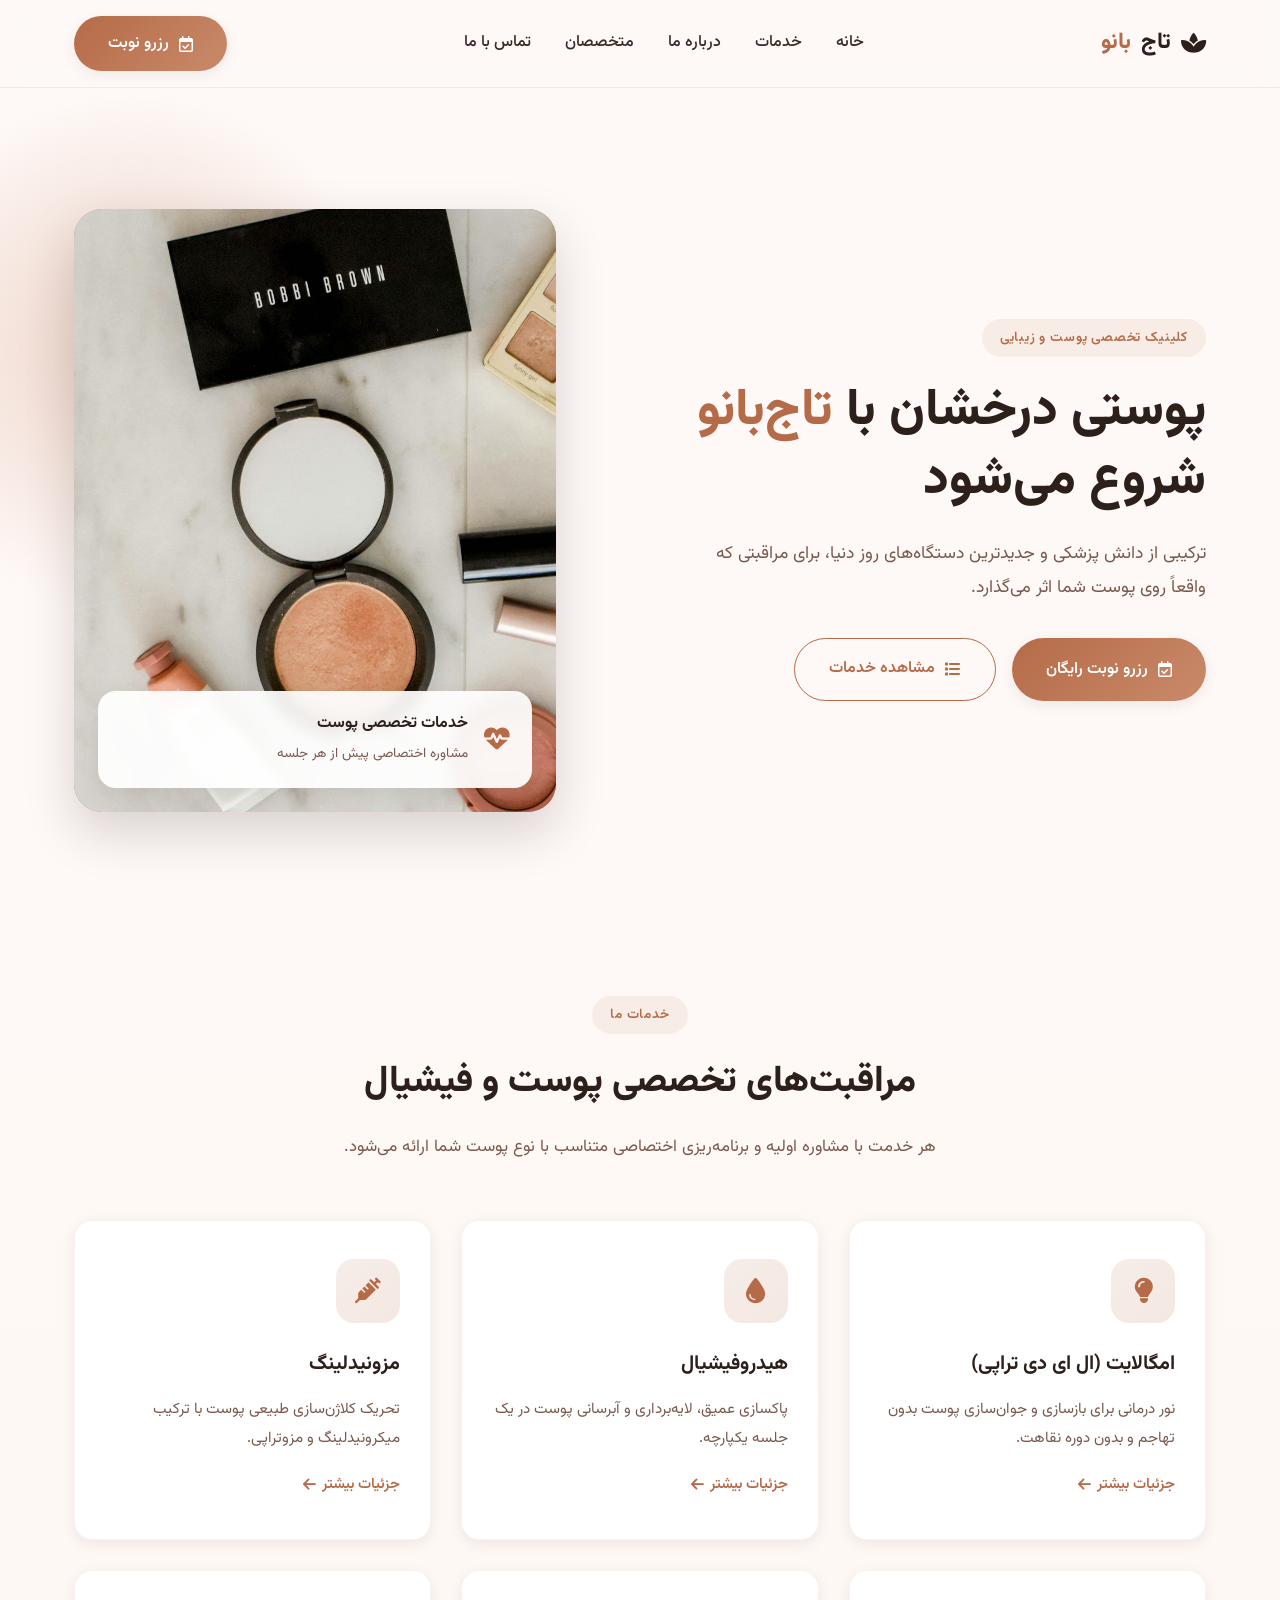
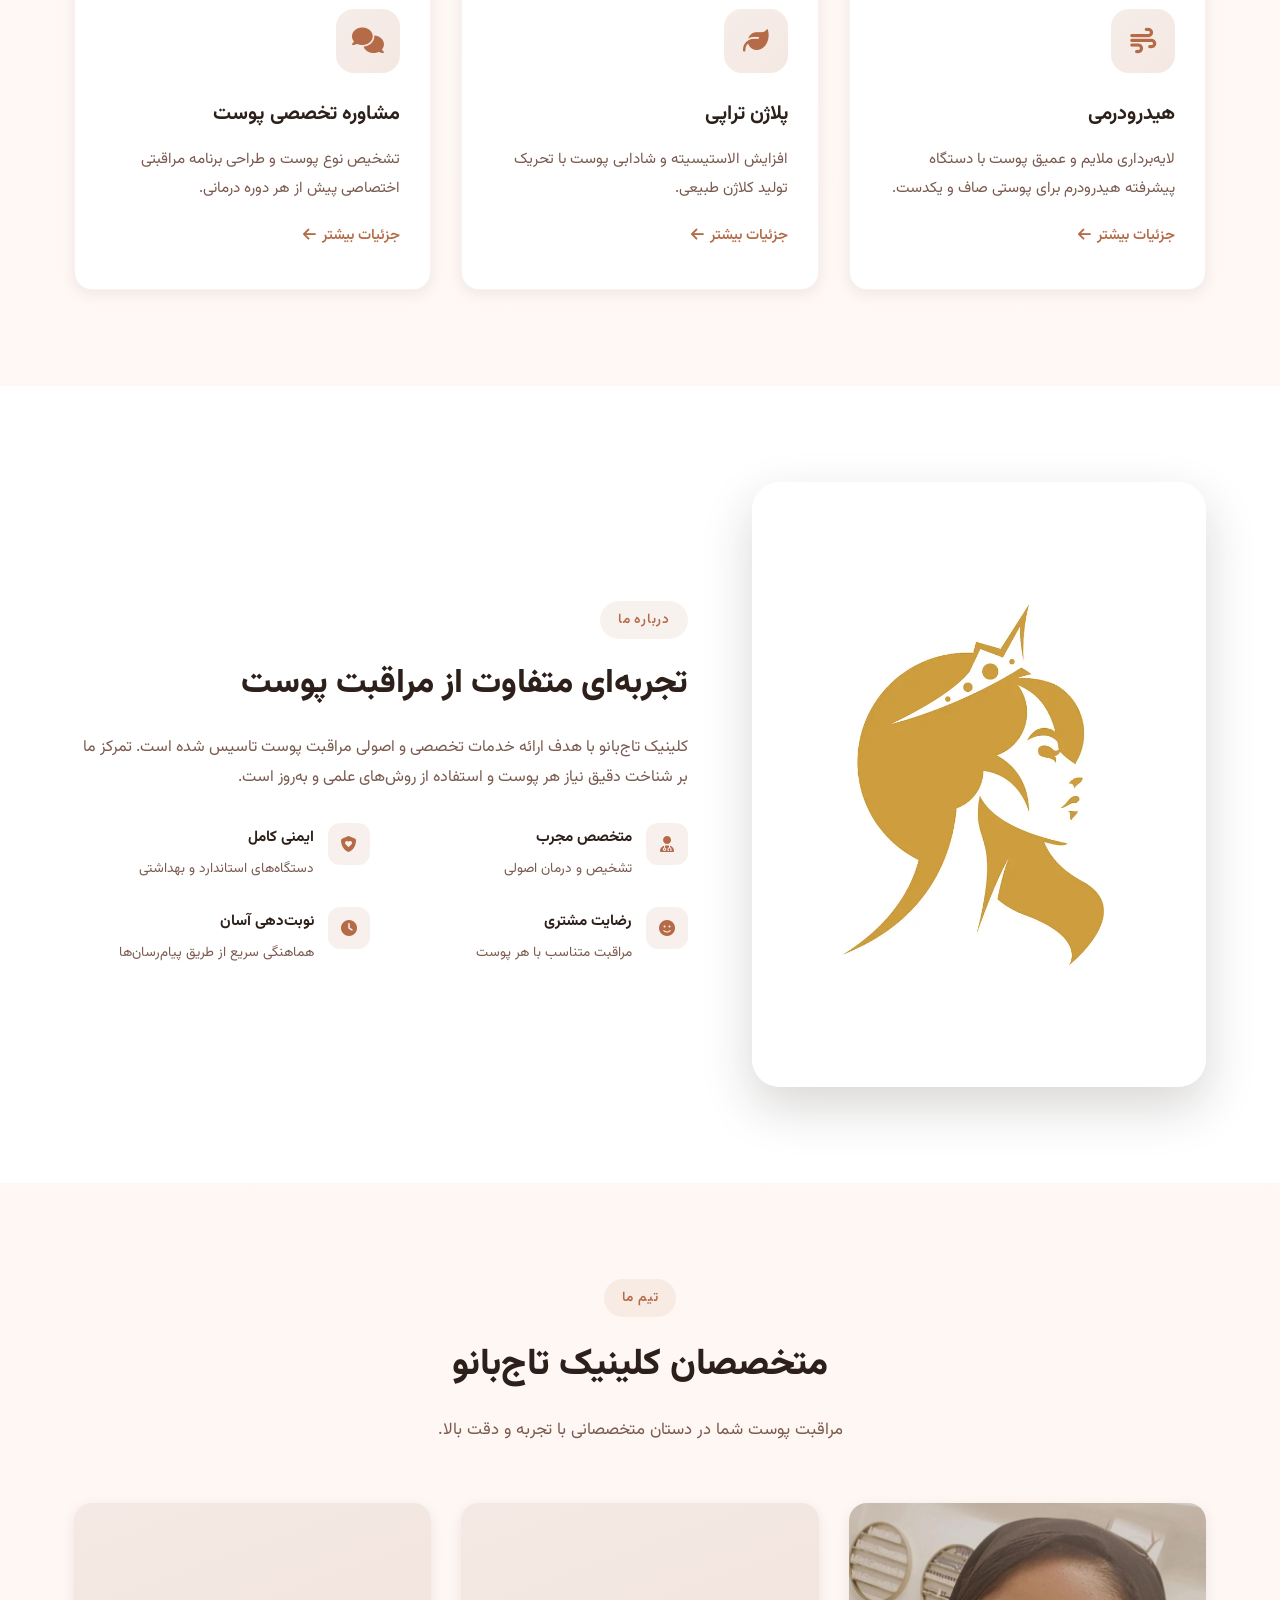
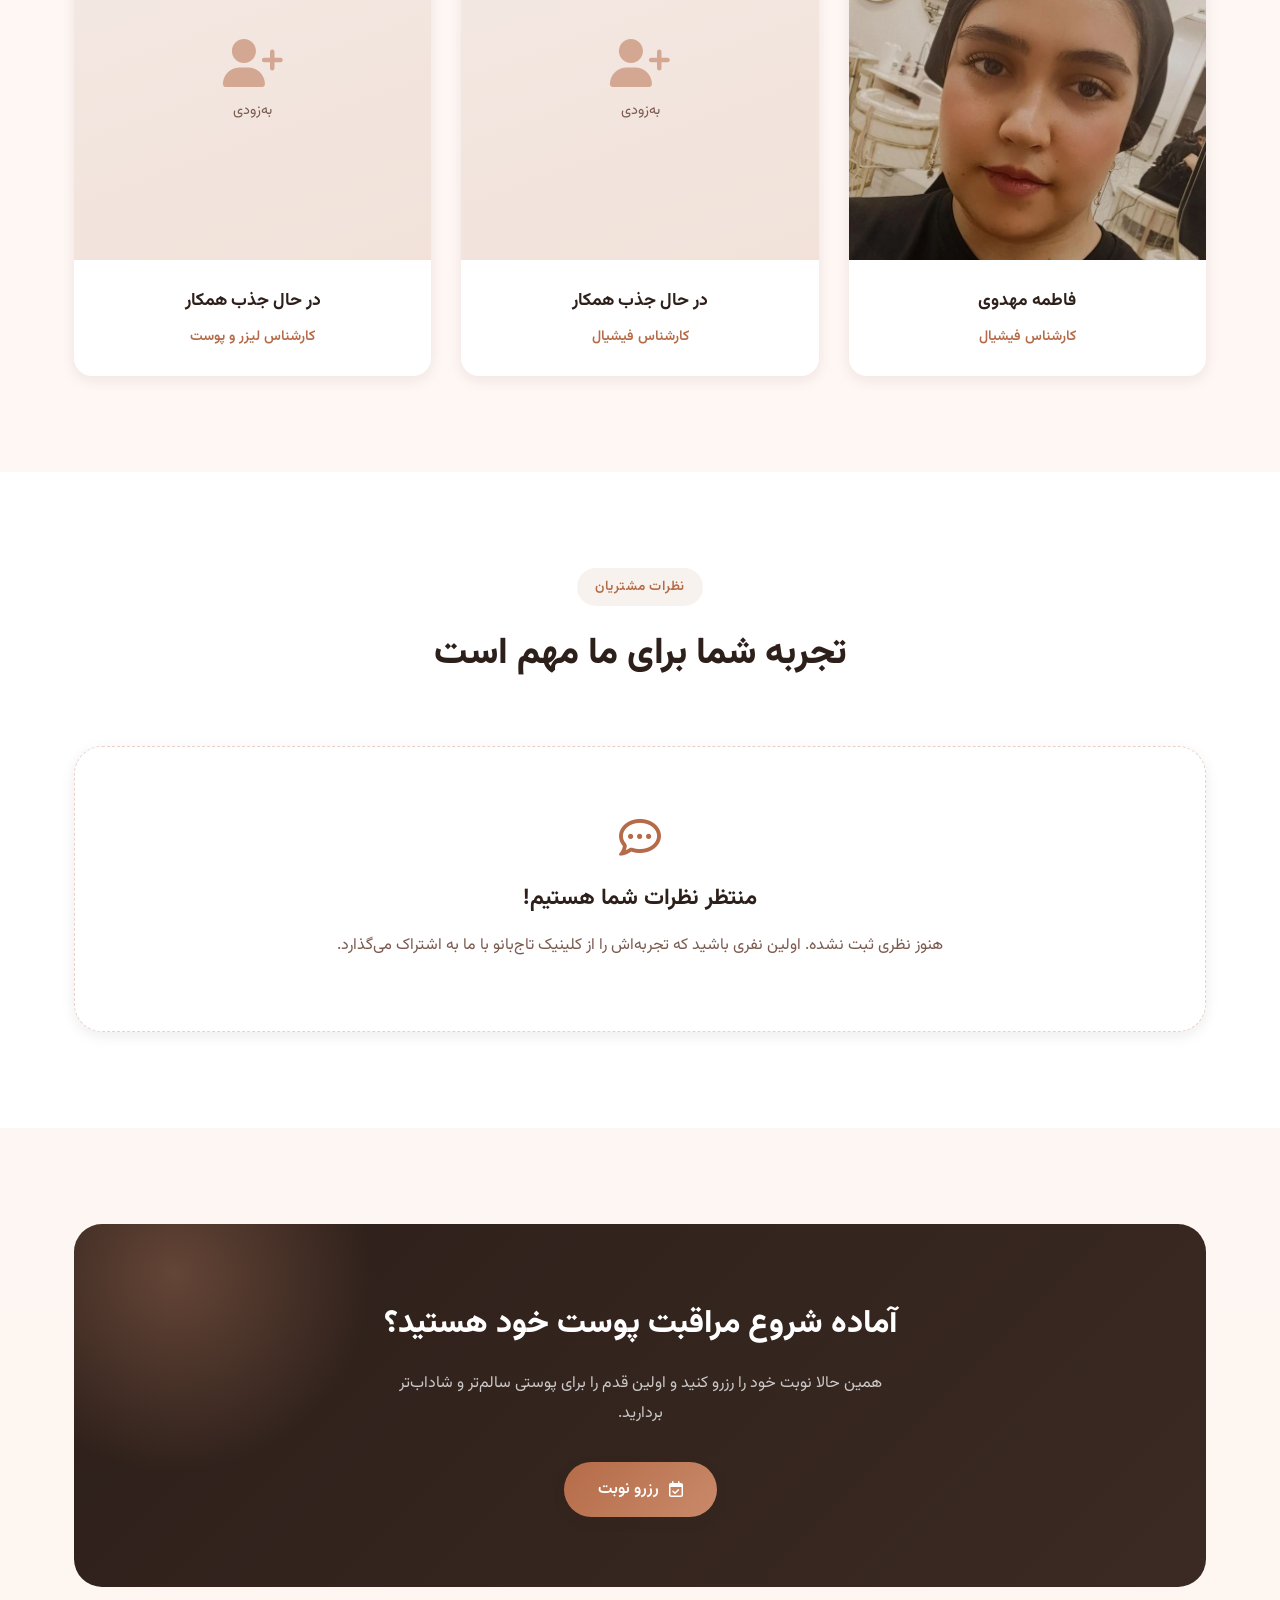
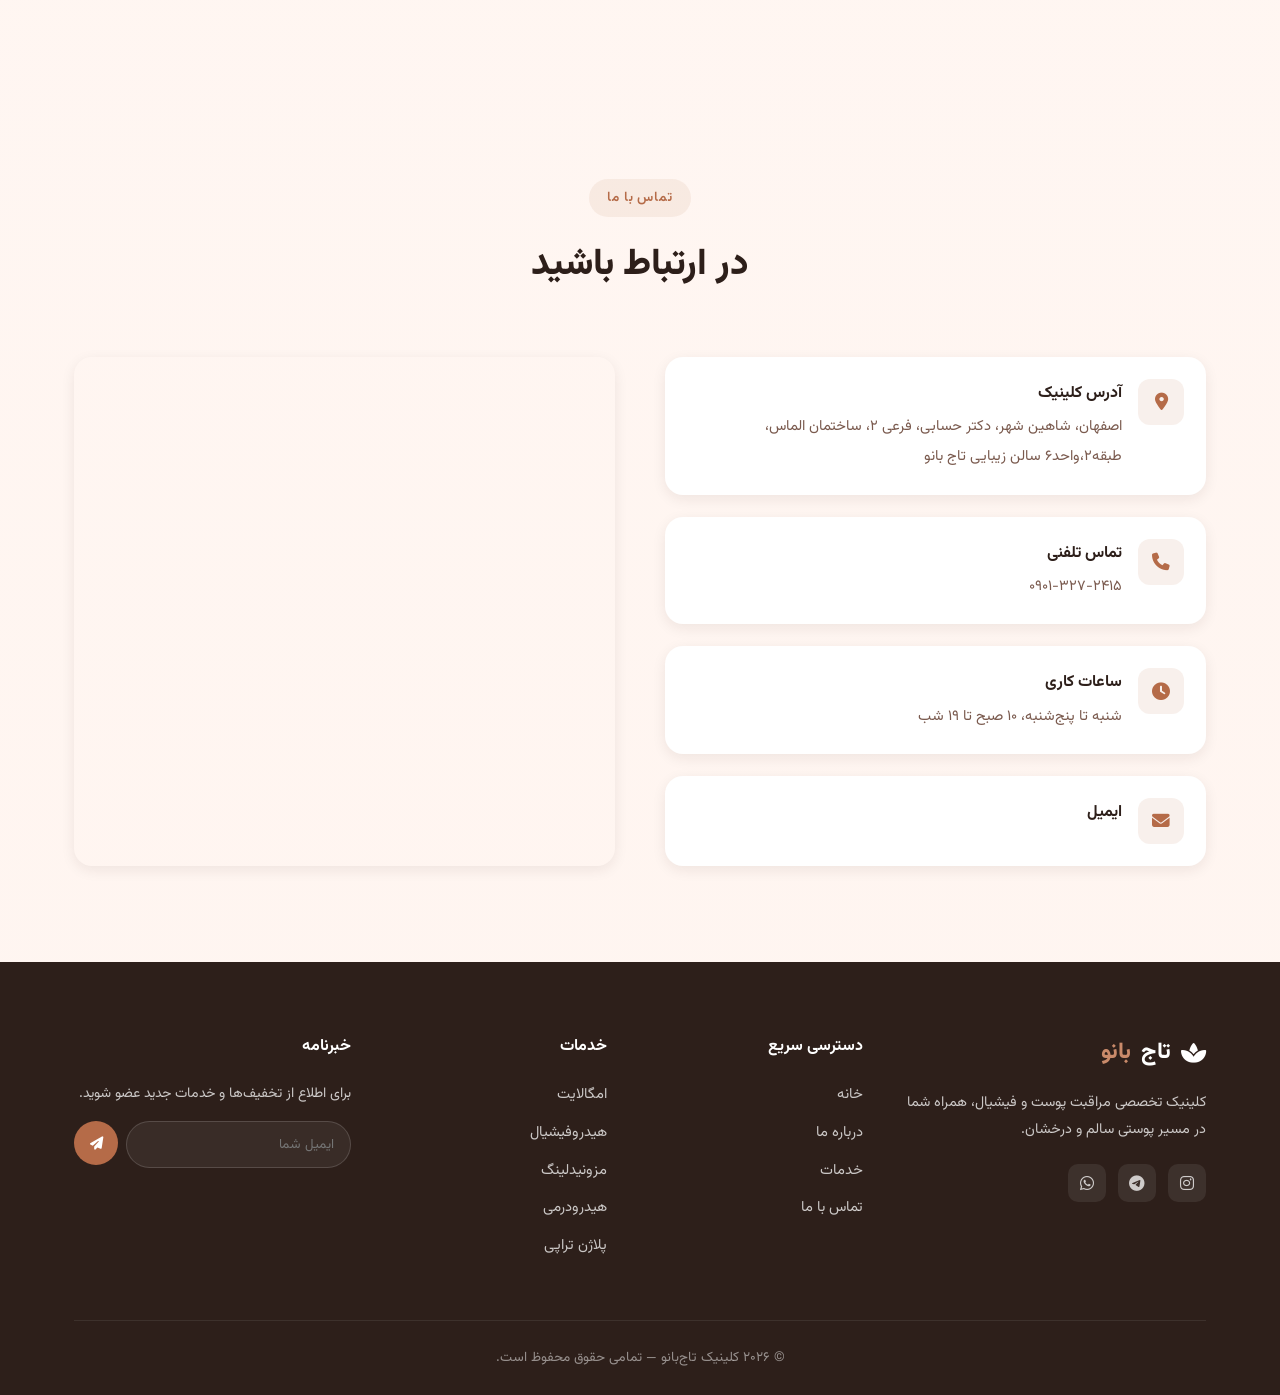
<file: index.html>
<!DOCTYPE html>
<html lang="fa" dir="rtl">
<head>
<meta charset="UTF-8">
<meta name="viewport" content="width=device-width, initial-scale=1.0">
<title>کلینیک تاج‌بانو | مراقبت پوست و فیشیال تخصصی</title>
<meta name="description" content="کلینیک تخصصی پوست و فیشیال تاج‌بانو - هیدرافیشیال، مزونیدلینگ، امگالایت و خدمات زیبایی پوست">
<link rel="stylesheet" href="style.css">
<link rel="stylesheet" href="https://cdnjs.cloudflare.com/ajax/libs/font-awesome/6.5.1/css/all.min.css">
</head>
<body>

<!-- NAVBAR -->
<header class="navbar">
  <div class="nav-inner">
    <a href="index.html" class="logo"><i class="fa-solid fa-spa"></i> تاج<span>بانو</span></a>
    <nav class="nav-links" id="navLinks">
      <a href="index.html#home">خانه</a>
      <a href="index.html#services">خدمات</a>
      <a href="index.html#about">درباره ما</a>
      <a href="index.html#doctors">متخصصان</a>
      <a href="index.html#contact">تماس با ما</a>
    </nav>
    <div class="nav-cta">
      <button class="btn btn-primary" onclick="openModal()"><i class="fa-regular fa-calendar-check"></i> رزرو نوبت</button>
    </div>
    <button class="hamburger" id="hamburgerBtn" aria-label="منو">
      <span></span><span></span><span></span>
    </button>
  </div>
</header>

<!-- HERO -->
<section class="hero" id="home">
  <div class="hero-glow"></div>
  <div class="hero-inner">
    <div class="hero-text">
      <span class="eyebrow">کلینیک تخصصی پوست و زیبایی</span>
      <h1>پوستی درخشان با <em>تاج‌بانو</em> شروع می‌شود</h1>
      <p>ترکیبی از دانش پزشکی و جدیدترین دستگاه‌های روز دنیا، برای مراقبتی که واقعاً روی پوست شما اثر می‌گذارد.</p>
      <div class="hero-actions">
        <button class="btn btn-primary" onclick="openModal()"><i class="fa-regular fa-calendar-check"></i> رزرو نوبت رایگان</button>
        <a href="services.html" class="btn btn-outline"><i class="fa-solid fa-list"></i> مشاهده خدمات</a>
      </div>
    </div>
    <div class="hero-visual">
      <img src="image/backgr.webp" alt="کلینیک تاج‌بانو" onerror="this.style.display='none'">
      <div class="hero-stat">
        <i class="fa-solid fa-heart-pulse"></i>
        <div><b>خدمات تخصصی پوست</b><span>مشاوره اختصاصی پیش از هر جلسه</span></div>
      </div>
    </div>
  </div>
</section>

<!-- SERVICES -->
<section class="section" id="services">
  <div class="container">
    <div class="section-head">
      <span class="eyebrow">خدمات ما</span>
      <h2>مراقبت‌های تخصصی پوست و فیشیال</h2>
      <p>هر خدمت با مشاوره اولیه و برنامه‌ریزی اختصاصی متناسب با نوع پوست شما ارائه می‌شود.</p>
    </div>
    <div class="services-grid">

      <div class="service-card">
        <div class="service-icon"><i class="fa-solid fa-lightbulb"></i></div>
        <h3>امگالایت (ال ای دی تراپی)</h3>
        <p>نور درمانی برای بازسازی و جوان‌سازی پوست بدون تهاجم و بدون دوره نقاهت.</p>
        <a href="services/omgalight.html" class="service-link">جزئیات بیشتر <i class="fa-solid fa-arrow-left"></i></a>
      </div>

      <div class="service-card">
        <div class="service-icon"><i class="fa-solid fa-droplet"></i></div>
        <h3>هیدروفیشیال</h3>
        <p>پاکسازی عمیق، لایه‌برداری و آبرسانی پوست در یک جلسه یکپارچه.</p>
        <a href="services/hydrafacial.html" class="service-link">جزئیات بیشتر <i class="fa-solid fa-arrow-left"></i></a>
      </div>

      <div class="service-card">
        <div class="service-icon"><i class="fa-solid fa-syringe"></i></div>
        <h3>مزونیدلینگ</h3>
        <p>تحریک کلاژن‌سازی طبیعی پوست با ترکیب میکرونیدلینگ و مزوتراپی.</p>
        <a href="services/mesoneedling.html" class="service-link">جزئیات بیشتر <i class="fa-solid fa-arrow-left"></i></a>
      </div>

      <div class="service-card">
        <div class="service-icon"><i class="fa-solid fa-wind"></i></div>
        <h3>هیدرودرمی</h3>
        <p>لایه‌برداری ملایم و عمیق پوست با دستگاه پیشرفته هیدرودرم برای پوستی صاف و یکدست.</p>
        <a href="services/hydrodermy.html" class="service-link">جزئیات بیشتر <i class="fa-solid fa-arrow-left"></i></a>
      </div>

      <div class="service-card">
        <div class="service-icon"><i class="fa-solid fa-leaf"></i></div>
        <h3>پلاژن تراپی</h3>
        <p>افزایش الاستیسیته و شادابی پوست با تحریک تولید کلاژن طبیعی.</p>
        <a href="services/plagen.html" class="service-link">جزئیات بیشتر <i class="fa-solid fa-arrow-left"></i></a>
      </div>

      <div class="service-card">
        <div class="service-icon"><i class="fa-solid fa-comments"></i></div>
        <h3>مشاوره تخصصی پوست</h3>
        <p>تشخیص نوع پوست و طراحی برنامه مراقبتی اختصاصی پیش از هر دوره درمانی.</p>
        <a href="services.html" class="service-link">جزئیات بیشتر <i class="fa-solid fa-arrow-left"></i></a>
      </div>

    </div>
  </div>
</section>

<!-- ABOUT -->
<section class="section" id="about" style="background:#fff;">
  <div class="container">
    <div class="about-inner">
      <div class="about-img">
        <img src="image/backgr2.webp" alt="درباره کلینیک تاج‌بانو" onerror="this.style.display='none'">
      </div>
      <div class="about-content">
        <span class="eyebrow">درباره ما</span>
        <h2 style="font-size:2.1rem;font-weight:800;color:var(--clr-dark);margin-bottom:16px;">تجربه‌ای متفاوت از مراقبت پوست</h2>
        <p style="color:var(--clr-text-light);">کلینیک تاج‌بانو با هدف ارائه خدمات تخصصی و اصولی مراقبت پوست تاسیس شده است. تمرکز ما بر شناخت دقیق نیاز هر پوست و استفاده از روش‌های علمی و به‌روز است.</p>
        <div class="about-features">
          <div class="feature-item">
            <i class="fa-solid fa-user-doctor"></i>
            <div><b>متخصص مجرب</b><span>تشخیص و درمان اصولی</span></div>
          </div>
          <div class="feature-item">
            <i class="fa-solid fa-shield-heart"></i>
            <div><b>ایمنی کامل</b><span>دستگاه‌های استاندارد و بهداشتی</span></div>
          </div>
          <div class="feature-item">
            <i class="fa-solid fa-face-smile"></i>
            <div><b>رضایت مشتری</b><span>مراقبت متناسب با هر پوست</span></div>
          </div>
          <div class="feature-item">
            <i class="fa-solid fa-clock"></i>
            <div><b>نوبت‌دهی آسان</b><span>هماهنگی سریع از طریق پیام‌رسان‌ها</span></div>
          </div>
        </div>
      </div>
    </div>
  </div>
</section>

<!-- DOCTORS -->
<section class="section" id="doctors">
  <div class="container">
    <div class="section-head">
      <span class="eyebrow">تیم ما</span>
      <h2>متخصصان کلینیک تاج‌بانو</h2>
      <p>مراقبت پوست شما در دستان متخصصانی با تجربه و دقت بالا.</p>
    </div>
    <div class="doctors-grid">
      <div class="doctor-card">
        <div class="doctor-photo">
          <img src="image/photo.jpg" alt="متخصص کلینیک تاج‌بانو" onerror="this.parentElement.innerHTML='<i class=\'fa-solid fa-user-doctor\'></i>'">
        </div>
        <div class="doctor-info">
          <h4>فاطمه مهدوی</h4>
          <span>کارشناس فیشیال</span>
        </div>
      </div>
      <div class="doctor-card">
        <div class="doctor-photo doctor-empty">
          <i class="fa-solid fa-user-plus"></i>
          <span>به‌زودی</span>
        </div>
        <div class="doctor-info">
          <h4>در حال جذب همکار</h4>
          <span>کارشناس فیشیال</span>
        </div>
      </div>
      <div class="doctor-card">
        <div class="doctor-photo doctor-empty">
          <i class="fa-solid fa-user-plus"></i>
          <span>به‌زودی</span>
        </div>
        <div class="doctor-info">
          <h4>در حال جذب همکار</h4>
          <span>کارشناس لیزر و پوست</span>
        </div>
      </div>
    </div>
  </div>
</section>

<!-- TESTIMONIALS -->
<section class="section" id="testimonials" style="background:#fff;">
  <div class="container">
    <div class="section-head">
      <span class="eyebrow">نظرات مشتریان</span>
      <h2>تجربه شما برای ما مهم است</h2>
    </div>
    <div class="testimonials-empty">
      <i class="fa-regular fa-comment-dots"></i>
      <h3>منتظر نظرات شما هستیم!</h3>
      <p>هنوز نظری ثبت نشده. اولین نفری باشید که تجربه‌اش را از کلینیک تاج‌بانو با ما به اشتراک می‌گذارد.</p>
    </div>
  </div>
</section>

<!-- BOOKING -->
<section class="section">
  <div class="container">
    <div class="booking-section">
      <h2>آماده شروع مراقبت پوست خود هستید؟</h2>
      <p>همین حالا نوبت خود را رزرو کنید و اولین قدم را برای پوستی سالم‌تر و شاداب‌تر بردارید.</p>
      <button class="btn btn-primary" onclick="openModal()"><i class="fa-regular fa-calendar-check"></i> رزرو نوبت</button>
    </div>
  </div>
</section>

<!-- CONTACT -->
<section class="section" id="contact">
  <div class="container">
    <div class="section-head">
      <span class="eyebrow">تماس با ما</span>
      <h2>در ارتباط باشید</h2>
    </div>
    <div class="contact-inner">
      <div class="contact-info">
        <div class="contact-item">
          <i class="fa-solid fa-location-dot"></i>
          <div><b>آدرس کلینیک</b><span>اصفهان، شاهین شهر، دکتر حسابی، فرعی ۲، ​ساختمان الماس، طبقه۲،واحد۶ سالن زیبایی تاج بانو</span></div>
        </div>
        <div class="contact-item">
          <i class="fa-solid fa-phone"></i>
          <div><b>تماس تلفنی</b><span dir="ltr">۰۹۰۱-۳۲۷-۲۴۱۵</span></div>
        </div>
        <div class="contact-item">
          <i class="fa-solid fa-clock"></i>
          <div><b>ساعات کاری</b><span>شنبه تا پنج‌شنبه، ۱۰ صبح تا ۱۹ شب</span></div>
        </div>
        <div class="contact-item">
          <i class="fa-solid fa-envelope"></i>
          <div><b>ایمیل</b><span dir="ltr"></span></div>
        </div>
      </div>
      <div class="map-frame">
      <iframe src="https://www.google.com/maps/embed?pb=!1m13!1m8!1m3!1d6702.632200847452!2d51.551034!3d32.863355!3m2!1i1024!2i768!4f13.1!3m2!1m1!2zMzLCsDUxJzQ4LjEiTiA1McKwMzMnMDMuNyJF!5e0!3m2!1sfa!2s!4v1784300083132!5m2!1sfa!2s" width="600" height="450" style="border:0;" allowfullscreen="" loading="lazy" referrerpolicy="strict-origin-when-cross-origin"></iframe>      </div>
    </div>
  </div>
</section>

<!-- FOOTER -->
<footer class="footer">
  <div class="container">
    <div class="footer-grid">
      <div class="footer-brand">
        <a href="index.html" class="logo"><i class="fa-solid fa-spa"></i> تاج<span style="color:var(--clr-primary-light);">بانو</span></a>
        <p>کلینیک تخصصی مراقبت پوست و فیشیال، همراه شما در مسیر پوستی سالم و درخشان.</p>
        <div class="footer-social">
          <a href="#" aria-label="اینستاگرام"><i class="fa-brands fa-instagram"></i></a>
          <a href="#" aria-label="تلگرام"><i class="fa-brands fa-telegram"></i></a>
          <a href="#" aria-label="واتساپ"><i class="fa-brands fa-whatsapp"></i></a>
        </div>
      </div>
      <div>
        <h5>دسترسی سریع</h5>
        <ul>
          <li><a href="index.html#home">خانه</a></li>
          <li><a href="index.html#about">درباره ما</a></li>
          <li><a href="services.html">خدمات</a></li>
          <li><a href="index.html#contact">تماس با ما</a></li>
        </ul>
      </div>
      <div>
        <h5>خدمات</h5>
        <ul>
          <li><a href="services/omgalight.html">امگالایت</a></li>
          <li><a href="services/hydrafacial.html">هیدروفیشیال</a></li>
          <li><a href="services/mesoneedling.html">مزونیدلینگ</a></li>
          <li><a href="services/hydrodermy.html">هیدرودرمی</a></li>
          <li><a href="services/plagen.html">پلاژن تراپی</a></li>
        </ul>
      </div>
      <div>
        <h5>خبرنامه</h5>
        <p style="font-size:.88rem;margin-bottom:14px;">برای اطلاع از تخفیف‌ها و خدمات جدید عضو شوید.</p>
        <form class="newsletter-form" onsubmit="event.preventDefault(); alert('با تشکر! ایمیل شما ثبت شد.');">
          <input type="email" placeholder="ایمیل شما" required>
          <button type="submit" aria-label="ارسال"><i class="fa-solid fa-paper-plane"></i></button>
        </form>
      </div>
    </div>
    <div class="footer-bottom">© ۲۰۲۶ کلینیک تاج‌بانو — تمامی حقوق محفوظ است.</div>
  </div>
</footer>

<!-- MODAL -->
<div class="modal-overlay" id="bookingModal">
  <div class="modal-box">
    <button class="modal-close" onclick="closeModal()"><i class="fa-solid fa-xmark"></i></button>
    <h3>رزرو نوبت</h3>
    <p>روش ارتباطی مورد نظر خود را انتخاب کنید</p>
    <div class="modal-options">
      <a href="https://instagram.com/fatemeh_mahdavi.skin" target="_blank" class="modal-option opt-instagram"><i class="fa-brands fa-instagram"></i><span>اینستاگرام</span></a>
      <a href="https://t.me/tajbanu_clinic" target="_blank" class="modal-option opt-telegram"><i class="fa-brands fa-telegram"></i><span>تلگرام</span></a>
      <a href="https://wa.me/989013272415" target="_blank" class="modal-option opt-whatsapp"><i class="fa-brands fa-whatsapp"></i><span>واتساپ</span></a>
      <a href="https://rubika.ir/facial_fmskin" target="_blank" class="modal-option opt-rubika"><i class="fa-solid fa-comment-dots"></i><span>روبیکا</span></a>
    </div>
  </div>
</div>

<script>
function openModal(){ document.getElementById('bookingModal').classList.add('active'); }
function closeModal(){ document.getElementById('bookingModal').classList.remove('active'); }
document.getElementById('bookingModal').addEventListener('click', function(e){
  if(e.target === this) closeModal();
});

const hamburgerBtn = document.getElementById('hamburgerBtn');
const navLinks = document.getElementById('navLinks');
hamburgerBtn.addEventListener('click', function(){
  navLinks.classList.toggle('mobile-open');
});
navLinks.querySelectorAll('a').forEach(a => a.addEventListener('click', () => navLinks.classList.remove('mobile-open')));
</script>
</body>
</html>
</file>
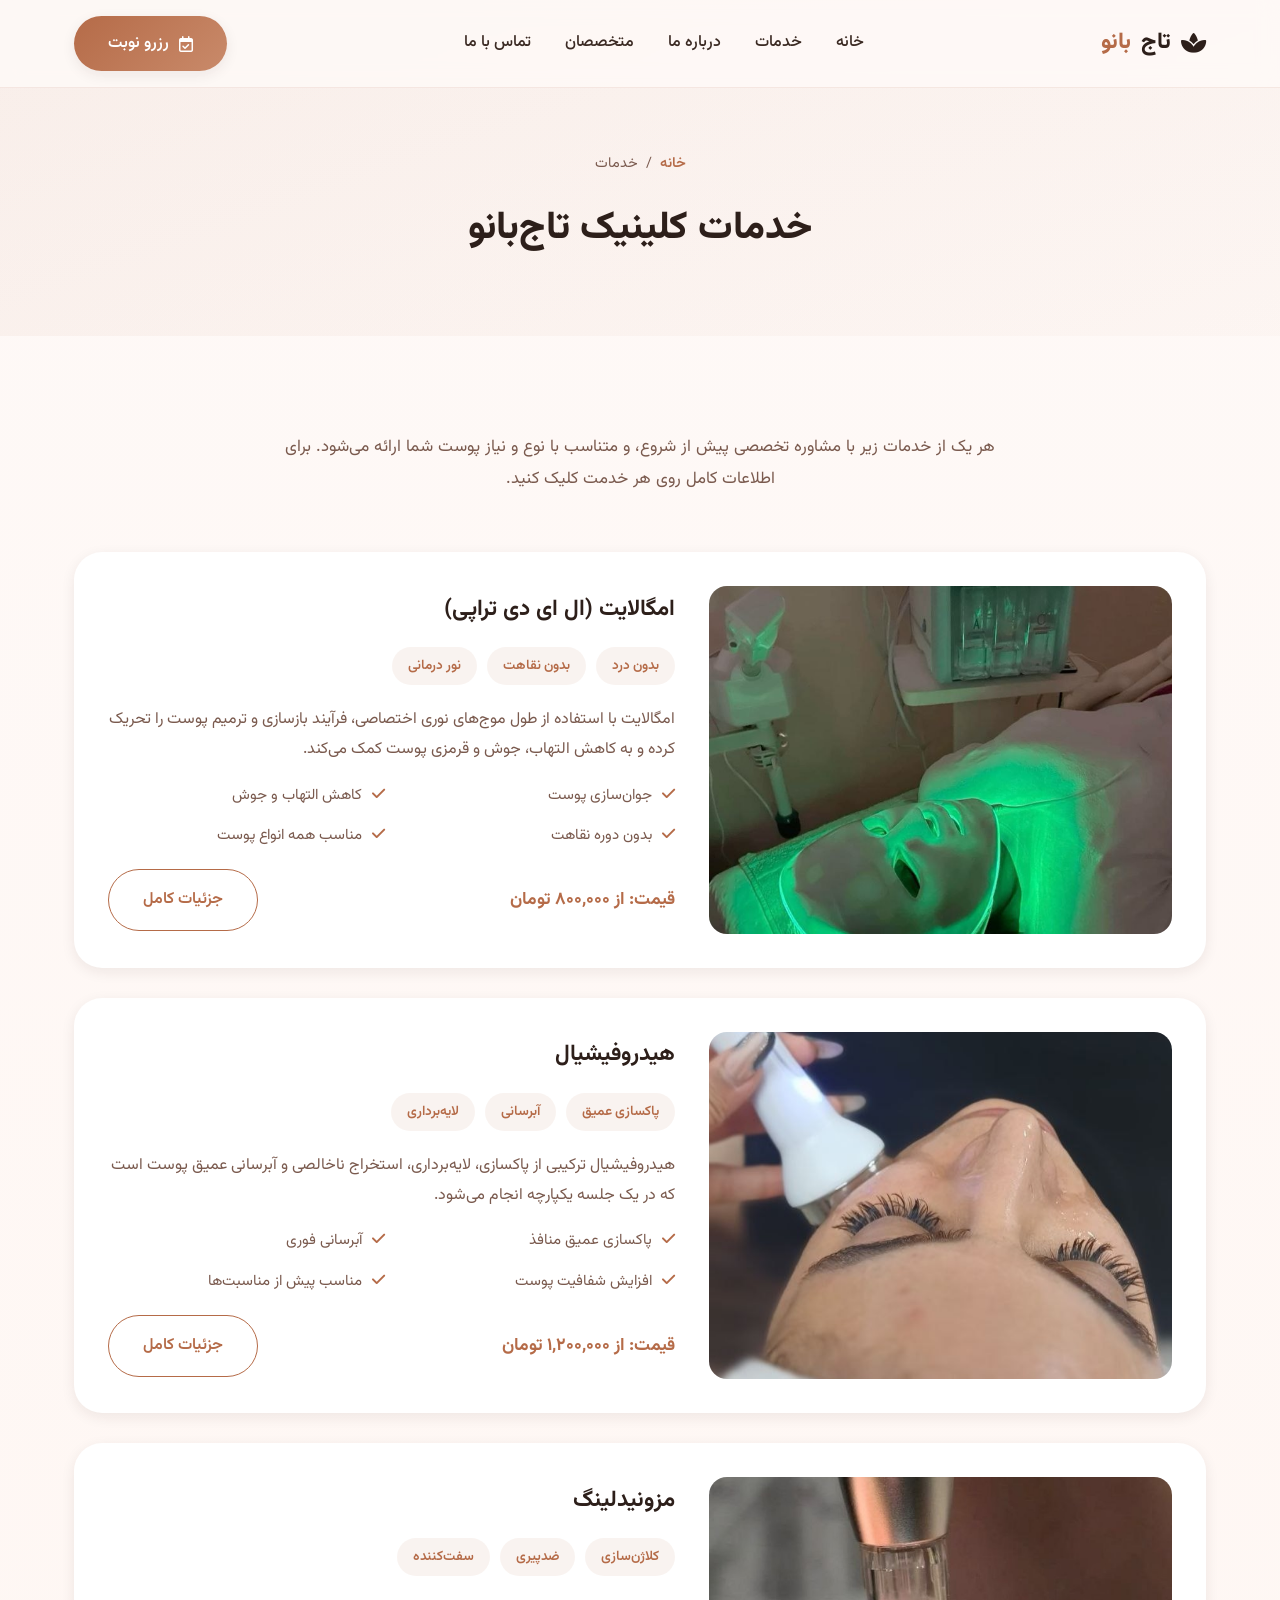
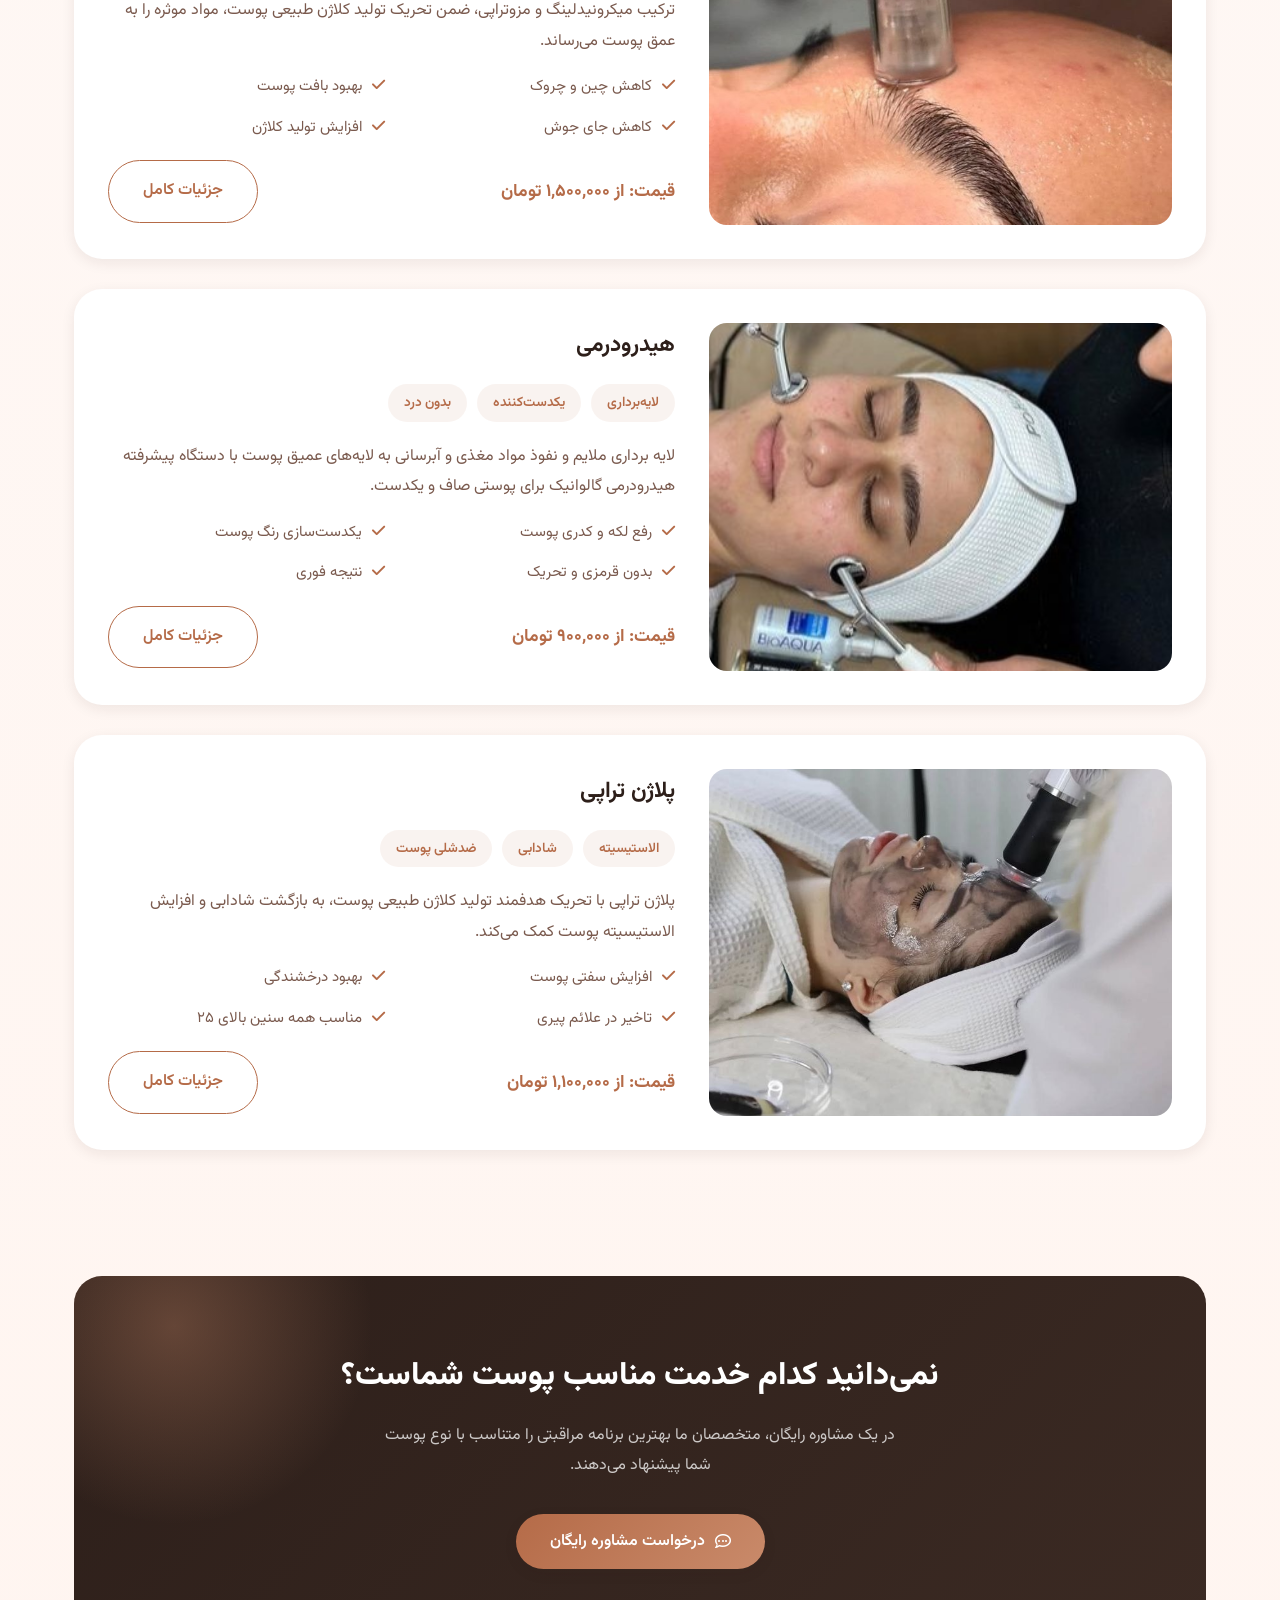
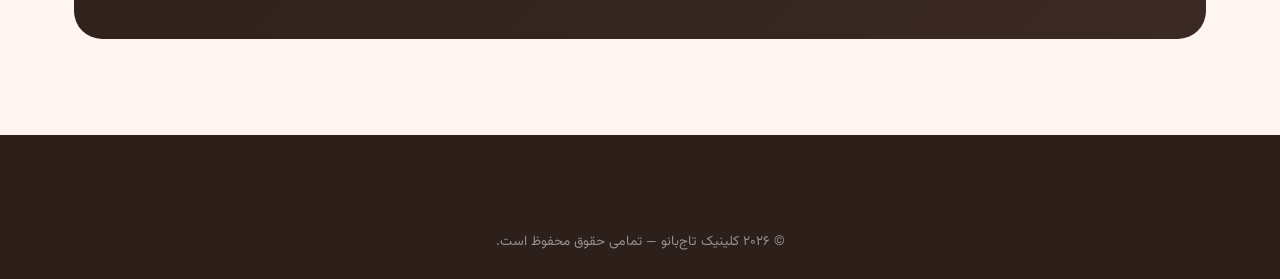
<file: services.html>
<!DOCTYPE html>
<html lang="fa" dir="rtl">
<head>
<meta charset="UTF-8">
<meta name="viewport" content="width=device-width, initial-scale=1.0">
<title>خدمات کلینیک تاج‌بانو</title>
<link rel="stylesheet" href="style.css">
<link rel="stylesheet" href="https://cdnjs.cloudflare.com/ajax/libs/font-awesome/6.5.1/css/all.min.css">
</head>
<body>

<header class="navbar">
  <div class="nav-inner">
    <a href="index.html" class="logo"><i class="fa-solid fa-spa"></i> تاج<span>بانو</span></a>
    <nav class="nav-links" id="navLinks">
      <a href="index.html#home">خانه</a>
      <a href="services.html">خدمات</a>
      <a href="index.html#about">درباره ما</a>
      <a href="index.html#doctors">متخصصان</a>
      <a href="index.html#contact">تماس با ما</a>
    </nav>
    <div class="nav-cta">
      <button class="btn btn-primary" onclick="openModal()"><i class="fa-regular fa-calendar-check"></i> رزرو نوبت</button>
    </div>
    <button class="hamburger" id="hamburgerBtn" aria-label="منو"><span></span><span></span><span></span></button>
  </div>
</header>

<div class="page-header">
  <div class="container">
    <div class="breadcrumb"><a href="index.html">خانه</a> / <span>خدمات</span></div>
    <h1>خدمات کلینیک تاج‌بانو</h1>
  </div>
</div>

<section class="section">
  <div class="container">
    <div class="section-head" style="max-width:720px;">
      <p>هر یک از خدمات زیر با مشاوره تخصصی پیش از شروع، و متناسب با نوع و نیاز پوست شما ارائه می‌شود. برای اطلاعات کامل روی هر خدمت کلیک کنید.</p>
    </div>

    <!-- 1 -->
    <div class="service-full">
      <div class="service-full-top">
        <div class="service-full-img"><img src="image/omegalight.jpg" alt="امگالایت" onerror="this.style.display='none'"></div>
        <div>
          <h3>امگالایت (ال ای دی تراپی)</h3>
          <div class="service-tags"><span>بدون درد</span><span>بدون نقاهت</span><span>نور درمانی</span></div>
          <p style="color:var(--clr-text-light);margin-bottom:16px;">امگالایت با استفاده از طول موج‌های نوری اختصاصی، فرآیند بازسازی و ترمیم پوست را تحریک کرده و به کاهش التهاب، جوش و قرمزی پوست کمک می‌کند.</p>
          <ul class="service-full-list">
            <li><i class="fa-solid fa-check"></i> جوان‌سازی پوست</li>
            <li><i class="fa-solid fa-check"></i> کاهش التهاب و جوش</li>
            <li><i class="fa-solid fa-check"></i> بدون دوره نقاهت</li>
            <li><i class="fa-solid fa-check"></i> مناسب همه انواع پوست</li>
          </ul>
          <div style="margin-top:18px;display:flex;justify-content:space-between;align-items:center;">
            <span class="price-tag">قیمت: از ۸۰۰,۰۰۰ تومان</span>
            <a href="services/omgalight.html" class="btn btn-outline">جزئیات کامل</a>
          </div>
        </div>
      </div>
    </div>

    <!-- 2 -->
    <div class="service-full">
      <div class="service-full-top">
        <div class="service-full-img"><img src="image/hydrofacial.jpg" alt="هیدروفیشیال" onerror="this.style.display='none'"></div>
        <div>
          <h3>هیدروفیشیال</h3>
          <div class="service-tags"><span>پاکسازی عمیق</span><span>آبرسانی</span><span>لایه‌برداری</span></div>
          <p style="color:var(--clr-text-light);margin-bottom:16px;">هیدروفیشیال ترکیبی از پاکسازی، لایه‌برداری، استخراج ناخالصی و آبرسانی عمیق پوست است که در یک جلسه یکپارچه انجام می‌شود.</p>
          <ul class="service-full-list">
            <li><i class="fa-solid fa-check"></i> پاکسازی عمیق منافذ</li>
            <li><i class="fa-solid fa-check"></i> آبرسانی فوری</li>
            <li><i class="fa-solid fa-check"></i> افزایش شفافیت پوست</li>
            <li><i class="fa-solid fa-check"></i> مناسب پیش از مناسبت‌ها</li>
          </ul>
          <div style="margin-top:18px;display:flex;justify-content:space-between;align-items:center;">
            <span class="price-tag">قیمت: از ۱,۲۰۰,۰۰۰ تومان</span>
            <a href="services/hydrafacial.html" class="btn btn-outline">جزئیات کامل</a>
          </div>
        </div>
      </div>
    </div>

    <!-- 3 -->
    <div class="service-full">
      <div class="service-full-top">
        <div class="service-full-img"><img src="image/mezo.jpg" alt="مزونیدلینگ" onerror="this.style.display='none'"></div>
        <div>
          <h3>مزونیدلینگ</h3>
          <div class="service-tags"><span>کلاژن‌سازی</span><span>ضدپیری</span><span>سفت‌کننده</span></div>
          <p style="color:var(--clr-text-light);margin-bottom:16px;">ترکیب میکرونیدلینگ و مزوتراپی، ضمن تحریک تولید کلاژن طبیعی پوست، مواد موثره را به عمق پوست می‌رساند.</p>
          <ul class="service-full-list">
            <li><i class="fa-solid fa-check"></i> کاهش چین و چروک</li>
            <li><i class="fa-solid fa-check"></i> بهبود بافت پوست</li>
            <li><i class="fa-solid fa-check"></i> کاهش جای جوش</li>
            <li><i class="fa-solid fa-check"></i> افزایش تولید کلاژن</li>
          </ul>
          <div style="margin-top:18px;display:flex;justify-content:space-between;align-items:center;">
            <span class="price-tag">قیمت: از ۱,۵۰۰,۰۰۰ تومان</span>
            <a href="services/mesoneedling.html" class="btn btn-outline">جزئیات کامل</a>
          </div>
        </div>
      </div>
    </div>

    <!-- 4 -->
    <div class="service-full">
      <div class="service-full-top">
        <div class="service-full-img"><img src="image/hydro.jpg" alt="هیدرودرمی" onerror="this.style.display='none'"></div>
        <div>
          <h3>هیدرودرمی</h3>
          <div class="service-tags"><span>لایه‌برداری</span><span>یکدست‌کننده</span><span>بدون درد</span></div>
          <p style="color:var(--clr-text-light);margin-bottom:16px;">لایه برداری ملایم و نفوذ مواد مغذی و آبرسانی به لایه‌های عمیق پوست با دستگاه پیشرفته هیدرودرمی گالوانیک برای پوستی صاف و یکدست.</p>
          <ul class="service-full-list">
            <li><i class="fa-solid fa-check"></i> رفع لکه و کدری پوست</li>
            <li><i class="fa-solid fa-check"></i> یکدست‌سازی رنگ پوست</li>
            <li><i class="fa-solid fa-check"></i> بدون قرمزی و تحریک</li>
            <li><i class="fa-solid fa-check"></i> نتیجه فوری</li>
          </ul>
          <div style="margin-top:18px;display:flex;justify-content:space-between;align-items:center;">
            <span class="price-tag">قیمت: از ۹۰۰,۰۰۰ تومان</span>
            <a href="services/hydrodermy.html" class="btn btn-outline">جزئیات کامل</a>
          </div>
        </div>
      </div>
    </div>

    <!-- 5 -->
    <div class="service-full">
      <div class="service-full-top">
        <div class="service-full-img"><img src="image/pelazhen.jpg" alt="پلاژن تراپی" onerror="this.style.display='none'"></div>
        <div>
          <h3>پلاژن تراپی</h3>
          <div class="service-tags"><span>الاستیسیته</span><span>شادابی</span><span>ضدشلی پوست</span></div>
          <p style="color:var(--clr-text-light);margin-bottom:16px;">پلاژن تراپی با تحریک هدفمند تولید کلاژن طبیعی پوست، به بازگشت شادابی و افزایش الاستیسیته پوست کمک می‌کند.</p>
          <ul class="service-full-list">
            <li><i class="fa-solid fa-check"></i> افزایش سفتی پوست</li>
            <li><i class="fa-solid fa-check"></i> بهبود درخشندگی</li>
            <li><i class="fa-solid fa-check"></i> تاخیر در علائم پیری</li>
            <li><i class="fa-solid fa-check"></i> مناسب همه سنین بالای ۲۵</li>
          </ul>
          <div style="margin-top:18px;display:flex;justify-content:space-between;align-items:center;">
            <span class="price-tag">قیمت: از ۱,۱۰۰,۰۰۰ تومان</span>
            <a href="services/plagen.html" class="btn btn-outline">جزئیات کامل</a>
          </div>
        </div>
      </div>
    </div>

  </div>
</section>

<section class="section" style="padding-top:0;">
  <div class="container">
    <div class="booking-section">
      <h2>نمی‌دانید کدام خدمت مناسب پوست شماست؟</h2>
      <p>در یک مشاوره رایگان، متخصصان ما بهترین برنامه مراقبتی را متناسب با نوع پوست شما پیشنهاد می‌دهند.</p>
      <button class="btn btn-primary" onclick="openModal()"><i class="fa-regular fa-comment-dots"></i> درخواست مشاوره رایگان</button>
    </div>
  </div>
</section>

<footer class="footer">
  <div class="container">
    <div class="footer-bottom">© ۲۰۲۶ کلینیک تاج‌بانو — تمامی حقوق محفوظ است.</div>
  </div>
</footer>

<div class="modal-overlay" id="bookingModal">
  <div class="modal-box">
    <button class="modal-close" onclick="closeModal()"><i class="fa-solid fa-xmark"></i></button>
    <h3>رزرو نوبت</h3>
    <p>روش ارتباطی مورد نظر خود را انتخاب کنید</p>
    <div class="modal-options">
      <a href="https://instagram.com/fatemeh_mahdavi.skin" target="_blank" class="modal-option opt-instagram"><i class="fa-brands fa-instagram"></i><span>اینستاگرام</span></a>
      <a href="https://t.me/tajbanu_clinic" target="_blank" class="modal-option opt-telegram"><i class="fa-brands fa-telegram"></i><span>تلگرام</span></a>
      <a href="https://wa.me/989013272415" target="_blank" class="modal-option opt-whatsapp"><i class="fa-brands fa-whatsapp"></i><span>واتساپ</span></a>
      <a href="https://rubika.ir/facial_fmskin" target="_blank" class="modal-option opt-rubika"><i class="fa-solid fa-comment-dots"></i><span>روبیکا</span></a>
    </div>
  </div>
</div>

<script>
function openModal(){ document.getElementById('bookingModal').classList.add('active'); }
function closeModal(){ document.getElementById('bookingModal').classList.remove('active'); }
document.getElementById('bookingModal').addEventListener('click', function(e){ if(e.target === this) closeModal(); });
const hamburgerBtn = document.getElementById('hamburgerBtn');
const navLinks = document.getElementById('navLinks');
hamburgerBtn.addEventListener('click', function(){ navLinks.classList.toggle('mobile-open'); });
navLinks.querySelectorAll('a').forEach(a => a.addEventListener('click', () => navLinks.classList.remove('mobile-open')));
</script>
</body>
</html>
</file>
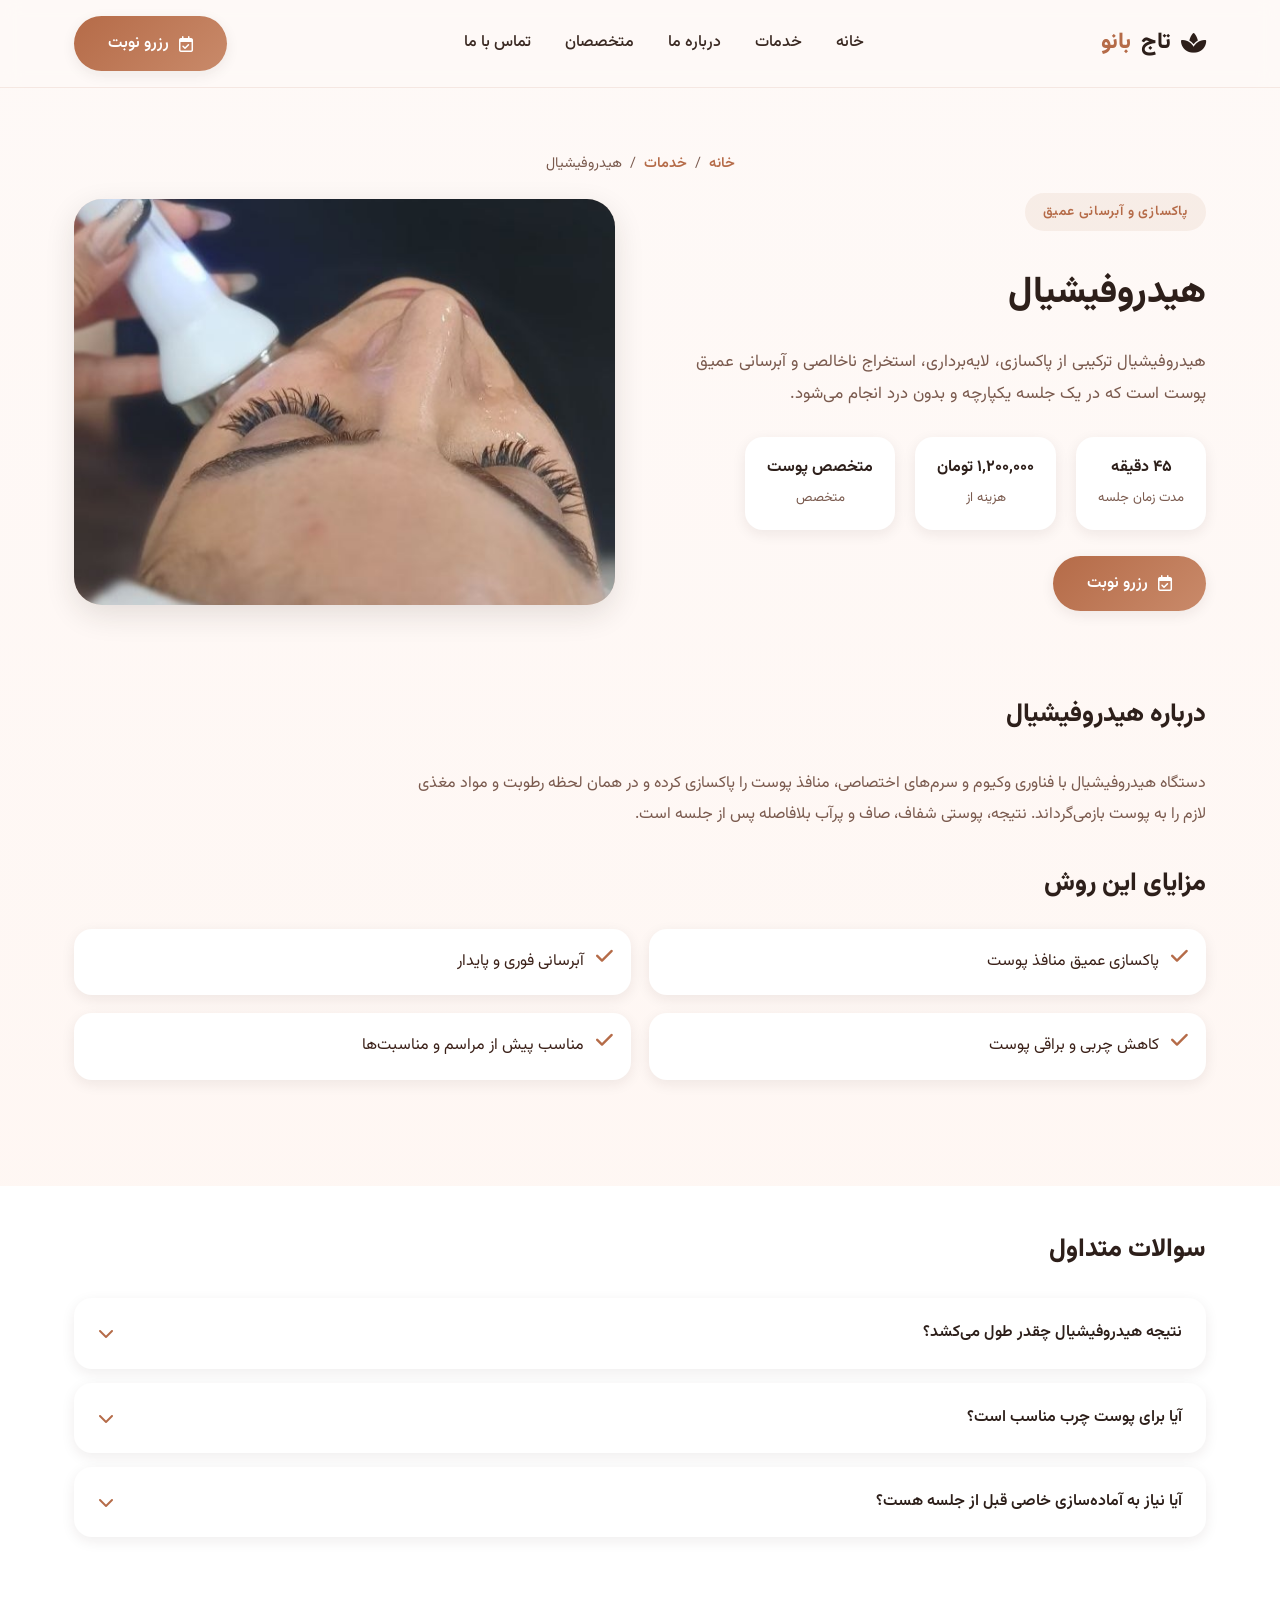
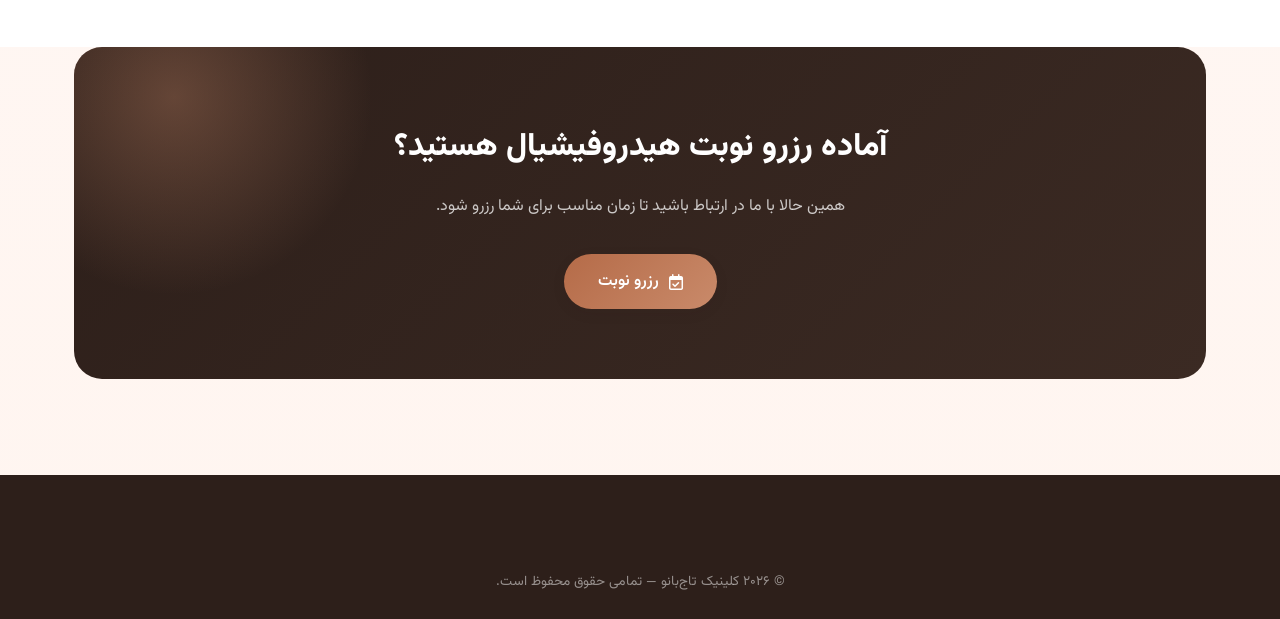
<file: services/hydrafacial.html>
<!DOCTYPE html>
<html lang="fa" dir="rtl">
<head>
<meta charset="UTF-8">
<meta name="viewport" content="width=device-width, initial-scale=1.0">
<title>هیدروفیشیال | کلینیک تاج‌بانو</title>
<link rel="stylesheet" href="../style.css">
<link rel="stylesheet" href="https://cdnjs.cloudflare.com/ajax/libs/font-awesome/6.5.1/css/all.min.css">
</head>
<body>

<header class="navbar">
  <div class="nav-inner">
    <a href="../index.html" class="logo"><i class="fa-solid fa-spa"></i> تاج<span>بانو</span></a>
    <nav class="nav-links" id="navLinks">
      <a href="../index.html#home">خانه</a>
      <a href="../services.html">خدمات</a>
      <a href="../index.html#about">درباره ما</a>
      <a href="../index.html#doctors">متخصصان</a>
      <a href="../index.html#contact">تماس با ما</a>
    </nav>
    <div class="nav-cta">
      <button class="btn btn-primary" onclick="openModal()"><i class="fa-regular fa-calendar-check"></i> رزرو نوبت</button>
    </div>
    <button class="hamburger" id="hamburgerBtn" aria-label="منو"><span></span><span></span><span></span></button>
  </div>
</header>

<section class="service-hero">
  <div class="container">
    <div class="breadcrumb"><a href="../index.html">خانه</a> / <a href="../services.html">خدمات</a> / <span>هیدروفیشیال</span></div>
    <div class="service-hero-inner">
      <div>
        <span class="eyebrow">پاکسازی و آبرسانی عمیق</span>
        <h1 style="font-size:2.3rem;font-weight:800;color:var(--clr-dark);margin:14px 0 18px;">هیدروفیشیال</h1>
        <p style="color:var(--clr-text-light);font-size:1.05rem;">هیدروفیشیال ترکیبی از پاکسازی، لایه‌برداری، استخراج ناخالصی و آبرسانی عمیق پوست است که در یک جلسه یکپارچه و بدون درد انجام می‌شود.</p>
        <div class="info-strip">
          <div><b>۴۵ دقیقه</b><span>مدت زمان جلسه</span></div>
          <div><b>۱,۲۰۰,۰۰۰ تومان</b><span>هزینه از</span></div>
          <div><b>متخصص پوست</b><span>متخصص</span></div>
        </div>
        <button class="btn btn-primary" onclick="openModal()"><i class="fa-regular fa-calendar-check"></i> رزرو نوبت</button>
      </div>
      <div class="service-hero-img">
        <img src="../image/hydrofacial.jpg" alt="هیدروفیشیال" onerror="this.style.display='none'">
      </div>
    </div>
  </div>
</section>

<section class="section" style="padding-top:20px;">
  <div class="container">
    <div class="section-head" style="text-align:right;margin:0 0 30px;max-width:100%;">
      <h2 style="font-size:1.6rem;">درباره هیدروفیشیال</h2>
    </div>
    <p style="color:var(--clr-text-light);max-width:800px;margin-bottom:30px;">دستگاه هیدروفیشیال با فناوری وکیوم و سرم‌های اختصاصی، منافذ پوست را پاکسازی کرده و در همان لحظه رطوبت و مواد مغذی لازم را به پوست بازمی‌گرداند. نتیجه، پوستی شفاف، صاف و پرآب بلافاصله پس از جلسه است.</p>

    <div class="section-head" style="text-align:right;margin:0 0 20px;max-width:100%;">
      <h2 style="font-size:1.6rem;">مزایای این روش</h2>
    </div>
    <div class="benefits-grid">
      <div class="benefit-item"><i class="fa-solid fa-check"></i><span>پاکسازی عمیق منافذ پوست</span></div>
      <div class="benefit-item"><i class="fa-solid fa-check"></i><span>آبرسانی فوری و پایدار</span></div>
      <div class="benefit-item"><i class="fa-solid fa-check"></i><span>کاهش چربی و براقی پوست</span></div>
      <div class="benefit-item"><i class="fa-solid fa-check"></i><span>مناسب پیش از مراسم و مناسبت‌ها</span></div>
    </div>
  </div>
</section>

<section class="section" style="background:#fff;padding-top:40px;">
  <div class="container">
    <div class="section-head" style="text-align:right;margin:0 0 24px;max-width:100%;">
      <h2 style="font-size:1.6rem;">سوالات متداول</h2>
    </div>
    <div class="faq-item">
      <div class="faq-q">نتیجه هیدروفیشیال چقدر طول می‌کشد؟ <i class="fa-solid fa-chevron-down"></i></div>
      <div class="faq-a"><p>بسته به نوع پوست، معمولا اثرات آن بین ۲ تا ۴ هفته باقی می‌ماند.</p></div>
    </div>
    <div class="faq-item">
      <div class="faq-q">آیا برای پوست چرب مناسب است؟ <i class="fa-solid fa-chevron-down"></i></div>
      <div class="faq-a"><p>بله، هیدروفیشیال برای انواع پوست از جمله پوست چرب و مستعد آکنه قابل تنظیم است.</p></div>
    </div>
    <div class="faq-item">
      <div class="faq-q">آیا نیاز به آماده‌سازی خاصی قبل از جلسه هست؟ <i class="fa-solid fa-chevron-down"></i></div>
      <div class="faq-a"><p>معمولا نیازی نیست، اما توصیه می‌شود از آرایش سنگین قبل از جلسه خودداری کنید.</p></div>
    </div>
  </div>
</section>

<section class="section" style="padding-top:0;">
  <div class="container">
    <div class="booking-section">
      <h2>آماده رزرو نوبت هیدروفیشیال هستید؟</h2>
      <p>همین حالا با ما در ارتباط باشید تا زمان مناسب برای شما رزرو شود.</p>
      <button class="btn btn-primary" onclick="openModal()"><i class="fa-regular fa-calendar-check"></i> رزرو نوبت</button>
    </div>
  </div>
</section>

<footer class="footer">
  <div class="container">
    <div class="footer-bottom">© ۲۰۲۶ کلینیک تاج‌بانو — تمامی حقوق محفوظ است.</div>
  </div>
</footer>

<div class="modal-overlay" id="bookingModal">
  <div class="modal-box">
    <button class="modal-close" onclick="closeModal()"><i class="fa-solid fa-xmark"></i></button>
    <h3>رزرو نوبت</h3>
    <p>روش ارتباطی مورد نظر خود را انتخاب کنید</p>
    <div class="modal-options">
      <a href="https://instagram.com/fatemeh_mahdavi.skin" target="_blank" class="modal-option opt-instagram"><i class="fa-brands fa-instagram"></i><span>اینستاگرام</span></a>
      <a href="https://t.me/tajbanu_clinic" target="_blank" class="modal-option opt-telegram"><i class="fa-brands fa-telegram"></i><span>تلگرام</span></a>
      <a href="https://wa.me/989013272415" target="_blank" class="modal-option opt-whatsapp"><i class="fa-brands fa-whatsapp"></i><span>واتساپ</span></a>
      <a href="https://rubika.ir/facial_fmskin" target="_blank" class="modal-option opt-rubika"><i class="fa-solid fa-comment-dots"></i><span>روبیکا</span></a>
    </div>
  </div>
</div>

<script>
function openModal(){ document.getElementById('bookingModal').classList.add('active'); }
function closeModal(){ document.getElementById('bookingModal').classList.remove('active'); }
document.getElementById('bookingModal').addEventListener('click', function(e){ if(e.target === this) closeModal(); });
const hamburgerBtn = document.getElementById('hamburgerBtn');
const navLinks = document.getElementById('navLinks');
hamburgerBtn.addEventListener('click', function(){ navLinks.classList.toggle('mobile-open'); });
navLinks.querySelectorAll('a').forEach(a => a.addEventListener('click', () => navLinks.classList.remove('mobile-open')));
document.querySelectorAll('.faq-item').forEach(item=>{
  item.querySelector('.faq-q').addEventListener('click', ()=> item.classList.toggle('open'));
});
</script>
</body>
</html>
</file>
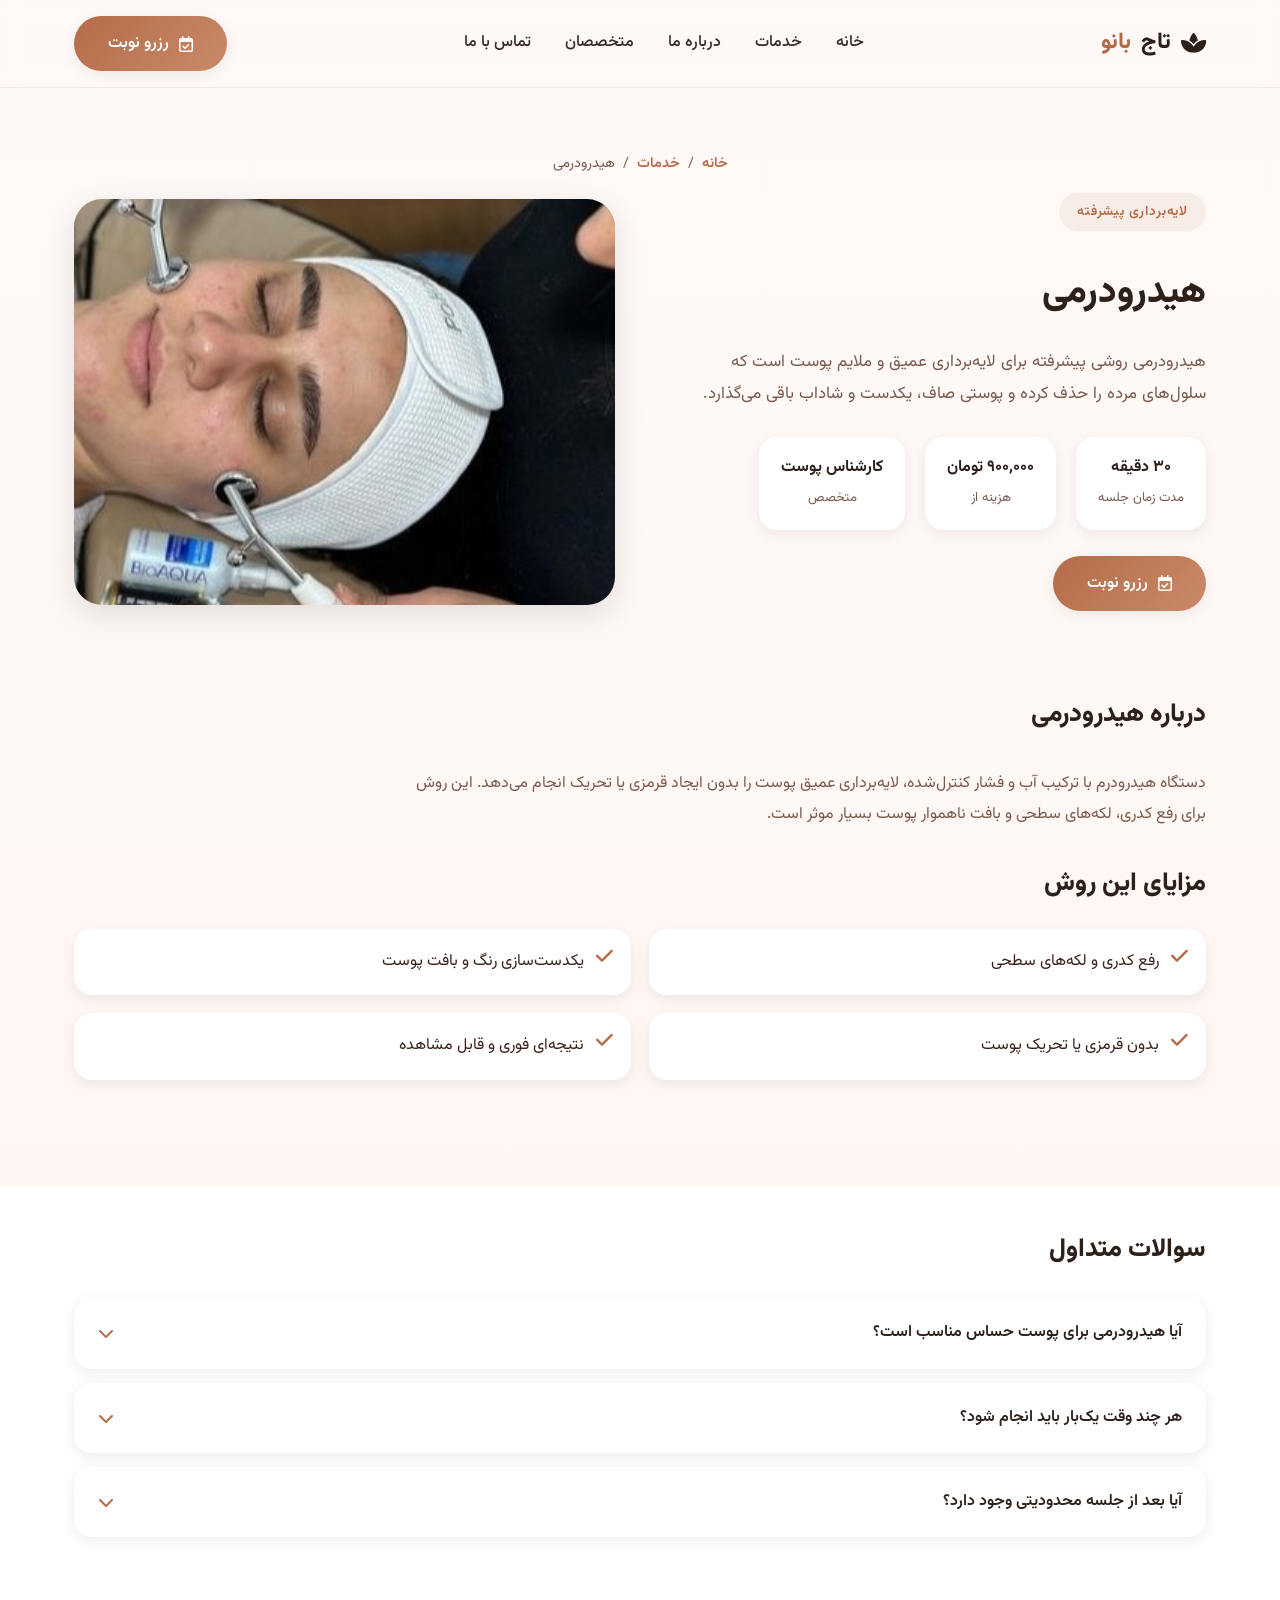
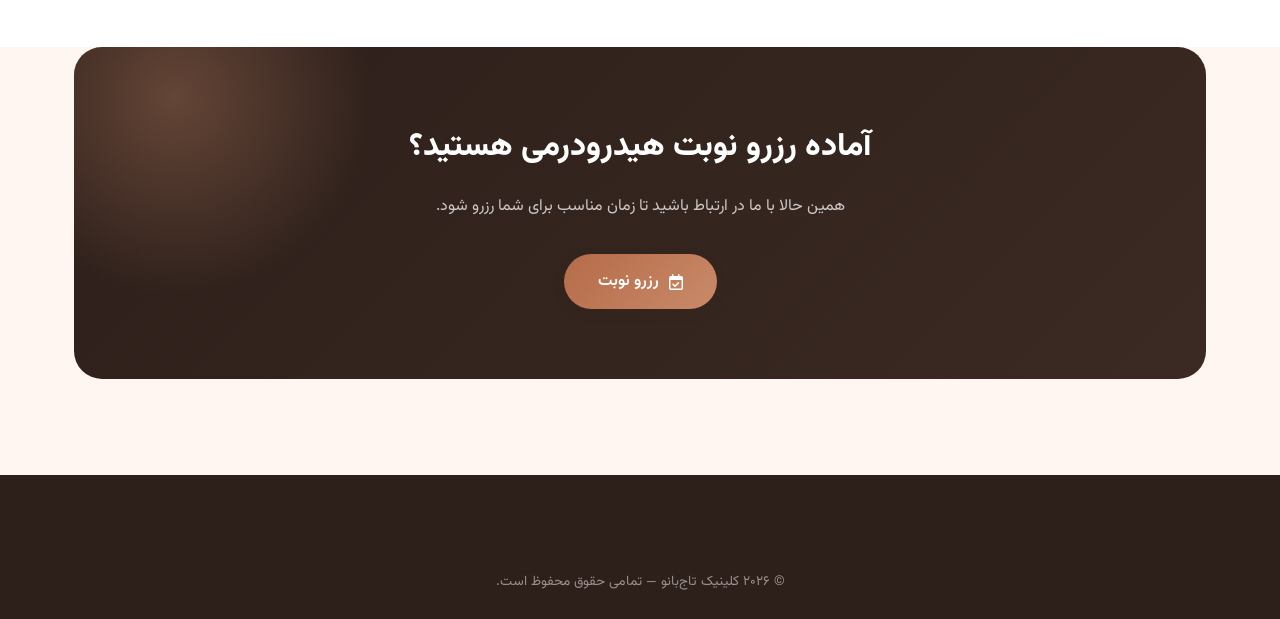
<file: services/hydrodermy.html>
<!DOCTYPE html>
<html lang="fa" dir="rtl">
<head>
<meta charset="UTF-8">
<meta name="viewport" content="width=device-width, initial-scale=1.0">
<title>هیدرودرمی | کلینیک تاج‌بانو</title>
<link rel="stylesheet" href="../style.css">
<link rel="stylesheet" href="https://cdnjs.cloudflare.com/ajax/libs/font-awesome/6.5.1/css/all.min.css">
</head>
<body>

<header class="navbar">
  <div class="nav-inner">
    <a href="../index.html" class="logo"><i class="fa-solid fa-spa"></i> تاج<span>بانو</span></a>
    <nav class="nav-links" id="navLinks">
      <a href="../index.html#home">خانه</a>
      <a href="../services.html">خدمات</a>
      <a href="../index.html#about">درباره ما</a>
      <a href="../index.html#doctors">متخصصان</a>
      <a href="../index.html#contact">تماس با ما</a>
    </nav>
    <div class="nav-cta">
      <button class="btn btn-primary" onclick="openModal()"><i class="fa-regular fa-calendar-check"></i> رزرو نوبت</button>
    </div>
    <button class="hamburger" id="hamburgerBtn" aria-label="منو"><span></span><span></span><span></span></button>
  </div>
</header>

<section class="service-hero">
  <div class="container">
    <div class="breadcrumb"><a href="../index.html">خانه</a> / <a href="../services.html">خدمات</a> / <span>هیدرودرمی</span></div>
    <div class="service-hero-inner">
      <div>
        <span class="eyebrow">لایه‌برداری پیشرفته</span>
        <h1 style="font-size:2.3rem;font-weight:800;color:var(--clr-dark);margin:14px 0 18px;">هیدرودرمی</h1>
        <p style="color:var(--clr-text-light);font-size:1.05rem;">هیدرودرمی روشی پیشرفته برای لایه‌برداری عمیق و ملایم پوست است که سلول‌های مرده را حذف کرده و پوستی صاف، یکدست و شاداب باقی می‌گذارد.</p>
        <div class="info-strip">
          <div><b>۳۰ دقیقه</b><span>مدت زمان جلسه</span></div>
          <div><b>۹۰۰,۰۰۰ تومان</b><span>هزینه از</span></div>
          <div><b>کارشناس پوست</b><span>متخصص</span></div>
        </div>
        <button class="btn btn-primary" onclick="openModal()"><i class="fa-regular fa-calendar-check"></i> رزرو نوبت</button>
      </div>
      <div class="service-hero-img">
        <img src="../image/hydro.jpg" alt="هیدرودرمی" onerror="this.style.display='none'">
      </div>
    </div>
  </div>
</section>

<section class="section" style="padding-top:20px;">
  <div class="container">
    <div class="section-head" style="text-align:right;margin:0 0 30px;max-width:100%;">
      <h2 style="font-size:1.6rem;">درباره هیدرودرمی</h2>
    </div>
    <p style="color:var(--clr-text-light);max-width:800px;margin-bottom:30px;">دستگاه هیدرودرم با ترکیب آب و فشار کنترل‌شده، لایه‌برداری عمیق پوست را بدون ایجاد قرمزی یا تحریک انجام می‌دهد. این روش برای رفع کدری، لکه‌های سطحی و بافت ناهموار پوست بسیار موثر است.</p>

    <div class="section-head" style="text-align:right;margin:0 0 20px;max-width:100%;">
      <h2 style="font-size:1.6rem;">مزایای این روش</h2>
    </div>
    <div class="benefits-grid">
      <div class="benefit-item"><i class="fa-solid fa-check"></i><span>رفع کدری و لکه‌های سطحی</span></div>
      <div class="benefit-item"><i class="fa-solid fa-check"></i><span>یکدست‌سازی رنگ و بافت پوست</span></div>
      <div class="benefit-item"><i class="fa-solid fa-check"></i><span>بدون قرمزی یا تحریک پوست</span></div>
      <div class="benefit-item"><i class="fa-solid fa-check"></i><span>نتیجه‌ای فوری و قابل مشاهده</span></div>
    </div>
  </div>
</section>

<section class="section" style="background:#fff;padding-top:40px;">
  <div class="container">
    <div class="section-head" style="text-align:right;margin:0 0 24px;max-width:100%;">
      <h2 style="font-size:1.6rem;">سوالات متداول</h2>
    </div>
    <div class="faq-item">
      <div class="faq-q">آیا هیدرودرمی برای پوست حساس مناسب است؟ <i class="fa-solid fa-chevron-down"></i></div>
      <div class="faq-a"><p>بله، به دلیل ملایم بودن روش، برای اغلب انواع پوست از جمله پوست حساس قابل انجام است.</p></div>
    </div>
    <div class="faq-item">
      <div class="faq-q">هر چند وقت یک‌بار باید انجام شود؟ <i class="fa-solid fa-chevron-down"></i></div>
      <div class="faq-a"><p>برای حفظ نتیجه، هر ۴ تا ۶ هفته یک‌بار توصیه می‌شود.</p></div>
    </div>
    <div class="faq-item">
      <div class="faq-q">آیا بعد از جلسه محدودیتی وجود دارد؟ <i class="fa-solid fa-chevron-down"></i></div>
      <div class="faq-a"><p>توصیه می‌شود تا ۲۴ ساعت از قرار گرفتن مستقیم در معرض آفتاب شدید خودداری کنید.</p></div>
    </div>
  </div>
</section>

<section class="section" style="padding-top:0;">
  <div class="container">
    <div class="booking-section">
      <h2>آماده رزرو نوبت هیدرودرمی هستید؟</h2>
      <p>همین حالا با ما در ارتباط باشید تا زمان مناسب برای شما رزرو شود.</p>
      <button class="btn btn-primary" onclick="openModal()"><i class="fa-regular fa-calendar-check"></i> رزرو نوبت</button>
    </div>
  </div>
</section>

<footer class="footer">
  <div class="container">
    <div class="footer-bottom">© ۲۰۲۶ کلینیک تاج‌بانو — تمامی حقوق محفوظ است.</div>
  </div>
</footer>

<div class="modal-overlay" id="bookingModal">
  <div class="modal-box">
    <button class="modal-close" onclick="closeModal()"><i class="fa-solid fa-xmark"></i></button>
    <h3>رزرو نوبت</h3>
    <p>روش ارتباطی مورد نظر خود را انتخاب کنید</p>
    <div class="modal-options">
      <a href="https://instagram.com/fatemeh_mahdavi.skin" target="_blank" class="modal-option opt-instagram"><i class="fa-brands fa-instagram"></i><span>اینستاگرام</span></a>
      <a href="https://t.me/tajbanu_clinic" target="_blank" class="modal-option opt-telegram"><i class="fa-brands fa-telegram"></i><span>تلگرام</span></a>
      <a href="https://wa.me/989013272415" target="_blank" class="modal-option opt-whatsapp"><i class="fa-brands fa-whatsapp"></i><span>واتساپ</span></a>
      <a href="https://rubika.ir/facial_fmskin" target="_blank" class="modal-option opt-rubika"><i class="fa-solid fa-comment-dots"></i><span>روبیکا</span></a>
    </div>
  </div>
</div>

<script>
function openModal(){ document.getElementById('bookingModal').classList.add('active'); }
function closeModal(){ document.getElementById('bookingModal').classList.remove('active'); }
document.getElementById('bookingModal').addEventListener('click', function(e){ if(e.target === this) closeModal(); });
const hamburgerBtn = document.getElementById('hamburgerBtn');
const navLinks = document.getElementById('navLinks');
hamburgerBtn.addEventListener('click', function(){ navLinks.classList.toggle('mobile-open'); });
navLinks.querySelectorAll('a').forEach(a => a.addEventListener('click', () => navLinks.classList.remove('mobile-open')));
document.querySelectorAll('.faq-item').forEach(item=>{
  item.querySelector('.faq-q').addEventListener('click', ()=> item.classList.toggle('open'));
});
</script>
</body>
</html>
</file>
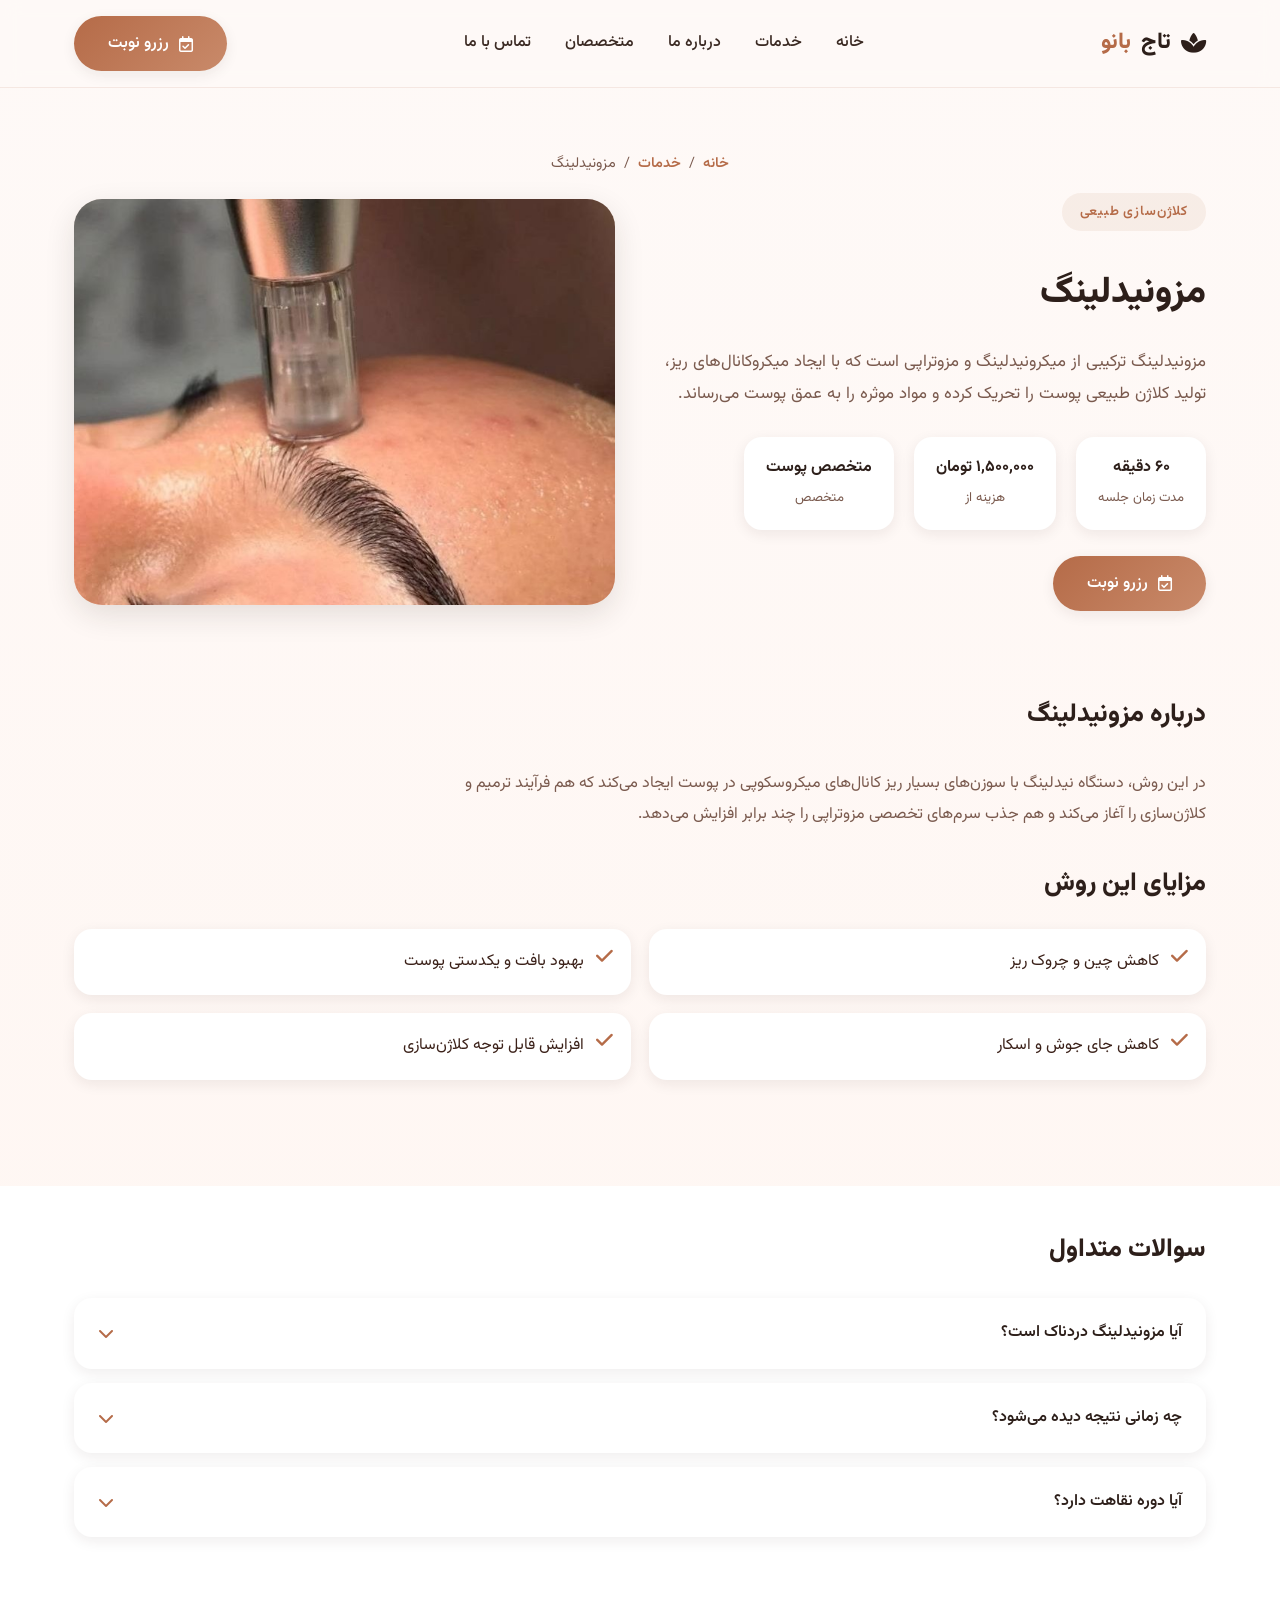
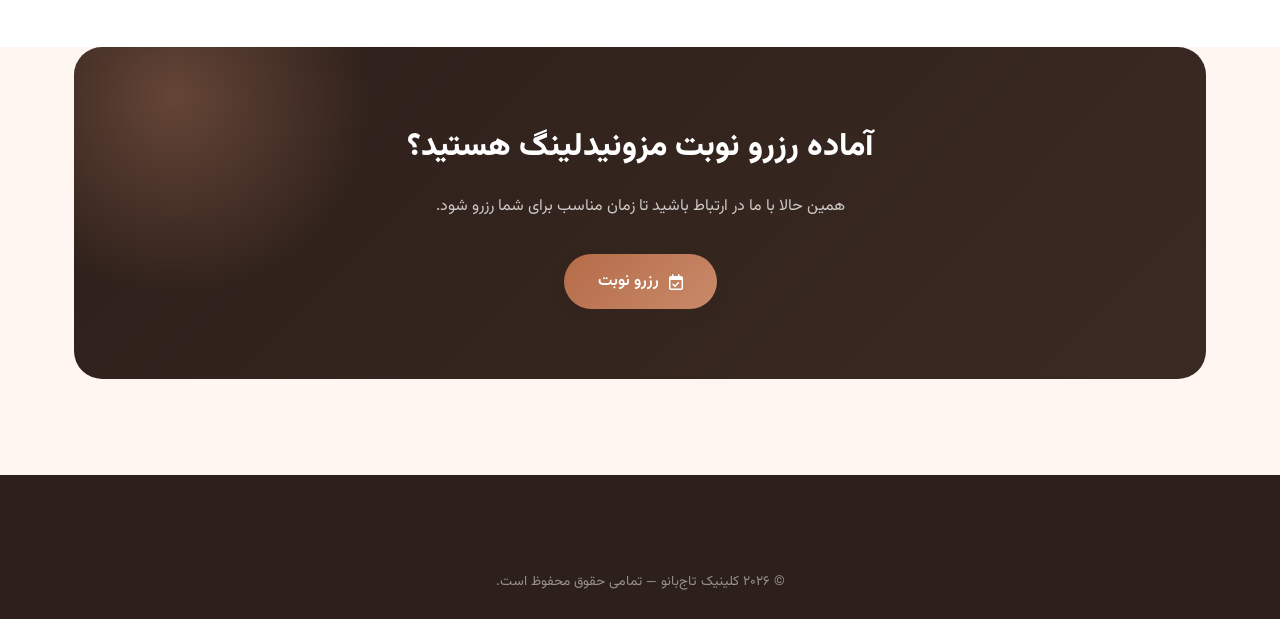
<file: services/mesoneedling.html>
<!DOCTYPE html>
<html lang="fa" dir="rtl">
<head>
<meta charset="UTF-8">
<meta name="viewport" content="width=device-width, initial-scale=1.0">
<title>مزونیدلینگ | کلینیک تاج‌بانو</title>
<link rel="stylesheet" href="../style.css">
<link rel="stylesheet" href="https://cdnjs.cloudflare.com/ajax/libs/font-awesome/6.5.1/css/all.min.css">
</head>
<body>

<header class="navbar">
  <div class="nav-inner">
    <a href="../index.html" class="logo"><i class="fa-solid fa-spa"></i> تاج<span>بانو</span></a>
    <nav class="nav-links" id="navLinks">
      <a href="../index.html#home">خانه</a>
      <a href="../services.html">خدمات</a>
      <a href="../index.html#about">درباره ما</a>
      <a href="../index.html#doctors">متخصصان</a>
      <a href="../index.html#contact">تماس با ما</a>
    </nav>
    <div class="nav-cta">
      <button class="btn btn-primary" onclick="openModal()"><i class="fa-regular fa-calendar-check"></i> رزرو نوبت</button>
    </div>
    <button class="hamburger" id="hamburgerBtn" aria-label="منو"><span></span><span></span><span></span></button>
  </div>
</header>

<section class="service-hero">
  <div class="container">
    <div class="breadcrumb"><a href="../index.html">خانه</a> / <a href="../services.html">خدمات</a> / <span>مزونیدلینگ</span></div>
    <div class="service-hero-inner">
      <div>
        <span class="eyebrow">کلاژن‌سازی طبیعی</span>
        <h1 style="font-size:2.3rem;font-weight:800;color:var(--clr-dark);margin:14px 0 18px;">مزونیدلینگ</h1>
        <p style="color:var(--clr-text-light);font-size:1.05rem;">مزونیدلینگ ترکیبی از میکرونیدلینگ و مزوتراپی است که با ایجاد میکروکانال‌های ریز، تولید کلاژن طبیعی پوست را تحریک کرده و مواد موثره را به عمق پوست می‌رساند.</p>
        <div class="info-strip">
          <div><b>۶۰ دقیقه</b><span>مدت زمان جلسه</span></div>
          <div><b>۱,۵۰۰,۰۰۰ تومان</b><span>هزینه از</span></div>
          <div><b>متخصص پوست</b><span>متخصص</span></div>
        </div>
        <button class="btn btn-primary" onclick="openModal()"><i class="fa-regular fa-calendar-check"></i> رزرو نوبت</button>
      </div>
      <div class="service-hero-img">
        <img src="../image/mezo.jpg" alt="مزونیدلینگ" onerror="this.style.display='none'">
      </div>
    </div>
  </div>
</section>

<section class="section" style="padding-top:20px;">
  <div class="container">
    <div class="section-head" style="text-align:right;margin:0 0 30px;max-width:100%;">
      <h2 style="font-size:1.6rem;">درباره مزونیدلینگ</h2>
    </div>
    <p style="color:var(--clr-text-light);max-width:800px;margin-bottom:30px;">در این روش، دستگاه نیدلینگ با سوزن‌های بسیار ریز کانال‌های میکروسکوپی در پوست ایجاد می‌کند که هم فرآیند ترمیم و کلاژن‌سازی را آغاز می‌کند و هم جذب سرم‌های تخصصی مزوتراپی را چند برابر افزایش می‌دهد.</p>

    <div class="section-head" style="text-align:right;margin:0 0 20px;max-width:100%;">
      <h2 style="font-size:1.6rem;">مزایای این روش</h2>
    </div>
    <div class="benefits-grid">
      <div class="benefit-item"><i class="fa-solid fa-check"></i><span>کاهش چین و چروک ریز</span></div>
      <div class="benefit-item"><i class="fa-solid fa-check"></i><span>بهبود بافت و یکدستی پوست</span></div>
      <div class="benefit-item"><i class="fa-solid fa-check"></i><span>کاهش جای جوش و اسکار</span></div>
      <div class="benefit-item"><i class="fa-solid fa-check"></i><span>افزایش قابل توجه کلاژن‌سازی</span></div>
    </div>
  </div>
</section>

<section class="section" style="background:#fff;padding-top:40px;">
  <div class="container">
    <div class="section-head" style="text-align:right;margin:0 0 24px;max-width:100%;">
      <h2 style="font-size:1.6rem;">سوالات متداول</h2>
    </div>
    <div class="faq-item">
      <div class="faq-q">آیا مزونیدلینگ دردناک است؟ <i class="fa-solid fa-chevron-down"></i></div>
      <div class="faq-a"><p>بی‌حسی موضعی پیش از جلسه اعمال می‌شود که درد را به حداقل می‌رساند.</p></div>
    </div>
    <div class="faq-item">
      <div class="faq-q">چه زمانی نتیجه دیده می‌شود؟ <i class="fa-solid fa-chevron-down"></i></div>
      <div class="faq-a"><p>معمولا از ۲ تا ۳ هفته پس از اولین جلسه، بهبود در بافت پوست قابل مشاهده است.</p></div>
    </div>
    <div class="faq-item">
      <div class="faq-q">آیا دوره نقاهت دارد؟ <i class="fa-solid fa-chevron-down"></i></div>
      <div class="faq-a"><p>ممکن است ۱ تا ۲ روز قرمزی خفیف داشته باشد که طبیعی است و به سرعت برطرف می‌شود.</p></div>
    </div>
  </div>
</section>

<section class="section" style="padding-top:0;">
  <div class="container">
    <div class="booking-section">
      <h2>آماده رزرو نوبت مزونیدلینگ هستید؟</h2>
      <p>همین حالا با ما در ارتباط باشید تا زمان مناسب برای شما رزرو شود.</p>
      <button class="btn btn-primary" onclick="openModal()"><i class="fa-regular fa-calendar-check"></i> رزرو نوبت</button>
    </div>
  </div>
</section>

<footer class="footer">
  <div class="container">
    <div class="footer-bottom">© ۲۰۲۶ کلینیک تاج‌بانو — تمامی حقوق محفوظ است.</div>
  </div>
</footer>

<div class="modal-overlay" id="bookingModal">
  <div class="modal-box">
    <button class="modal-close" onclick="closeModal()"><i class="fa-solid fa-xmark"></i></button>
    <h3>رزرو نوبت</h3>
    <p>روش ارتباطی مورد نظر خود را انتخاب کنید</p>
    <div class="modal-options">
      <a href="https://instagram.com/fatemeh_mahdavi.skin" target="_blank" class="modal-option opt-instagram"><i class="fa-brands fa-instagram"></i><span>اینستاگرام</span></a>
      <a href="https://t.me/tajbanu_clinic" target="_blank" class="modal-option opt-telegram"><i class="fa-brands fa-telegram"></i><span>تلگرام</span></a>
      <a href="https://wa.me/989013272415" target="_blank" class="modal-option opt-whatsapp"><i class="fa-brands fa-whatsapp"></i><span>واتساپ</span></a>
      <a href="https://rubika.ir/facial_fmskin" target="_blank" class="modal-option opt-rubika"><i class="fa-solid fa-comment-dots"></i><span>روبیکا</span></a>
    </div>
  </div>
</div>

<script>
function openModal(){ document.getElementById('bookingModal').classList.add('active'); }
function closeModal(){ document.getElementById('bookingModal').classList.remove('active'); }
document.getElementById('bookingModal').addEventListener('click', function(e){ if(e.target === this) closeModal(); });
const hamburgerBtn = document.getElementById('hamburgerBtn');
const navLinks = document.getElementById('navLinks');
hamburgerBtn.addEventListener('click', function(){ navLinks.classList.toggle('mobile-open'); });
navLinks.querySelectorAll('a').forEach(a => a.addEventListener('click', () => navLinks.classList.remove('mobile-open')));
document.querySelectorAll('.faq-item').forEach(item=>{
  item.querySelector('.faq-q').addEventListener('click', ()=> item.classList.toggle('open'));
});
</script>
</body>
</html>
</file>
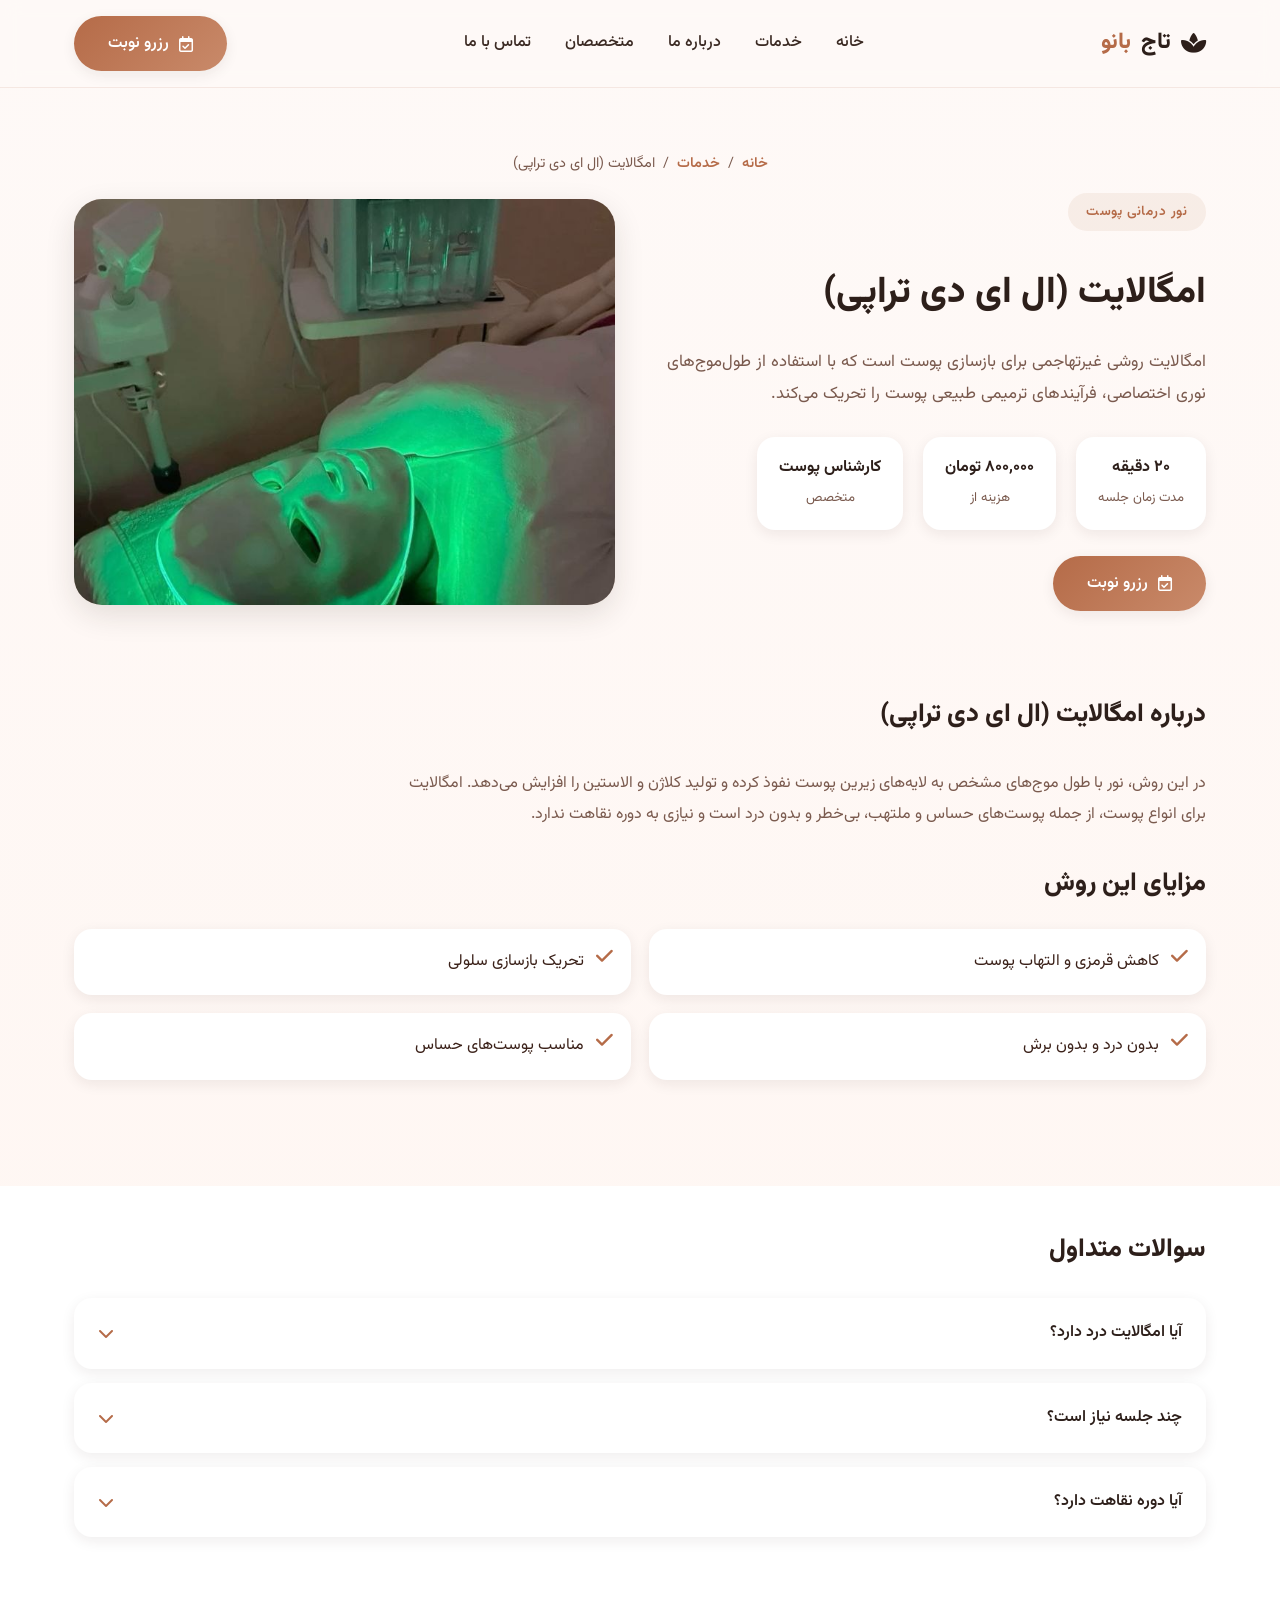
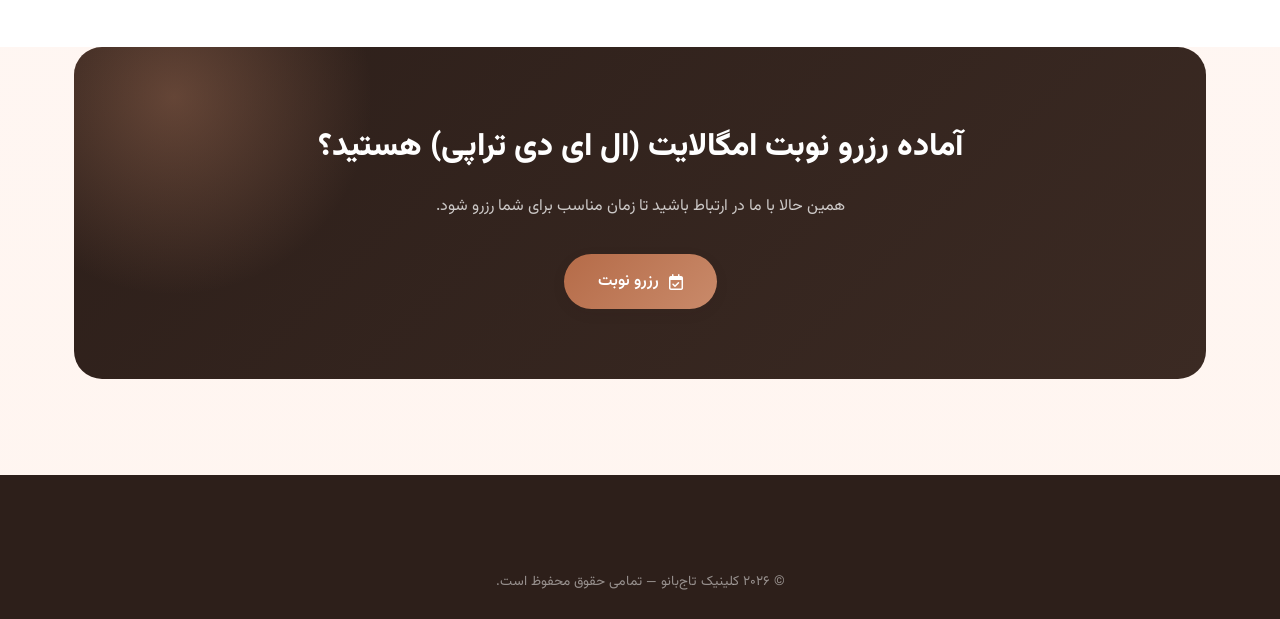
<file: services/omgalight.html>
<!DOCTYPE html>
<html lang="fa" dir="rtl">
<head>
<meta charset="UTF-8">
<meta name="viewport" content="width=device-width, initial-scale=1.0">
<title>امگالایت (ال ای دی تراپی) | کلینیک تاج‌بانو</title>
<link rel="stylesheet" href="../style.css">
<link rel="stylesheet" href="https://cdnjs.cloudflare.com/ajax/libs/font-awesome/6.5.1/css/all.min.css">
</head>
<body>

<header class="navbar">
  <div class="nav-inner">
    <a href="../index.html" class="logo"><i class="fa-solid fa-spa"></i> تاج<span>بانو</span></a>
    <nav class="nav-links" id="navLinks">
      <a href="../index.html#home">خانه</a>
      <a href="../services.html">خدمات</a>
      <a href="../index.html#about">درباره ما</a>
      <a href="../index.html#doctors">متخصصان</a>
      <a href="../index.html#contact">تماس با ما</a>
    </nav>
    <div class="nav-cta">
      <button class="btn btn-primary" onclick="openModal()"><i class="fa-regular fa-calendar-check"></i> رزرو نوبت</button>
    </div>
    <button class="hamburger" id="hamburgerBtn" aria-label="منو"><span></span><span></span><span></span></button>
  </div>
</header>

<section class="service-hero">
  <div class="container">
    <div class="breadcrumb"><a href="../index.html">خانه</a> / <a href="../services.html">خدمات</a> / <span>امگالایت (ال ای دی تراپی)</span></div>
    <div class="service-hero-inner">
      <div>
        <span class="eyebrow">نور درمانی پوست</span>
        <h1 style="font-size:2.3rem;font-weight:800;color:var(--clr-dark);margin:14px 0 18px;">امگالایت (ال ای دی تراپی)</h1>
        <p style="color:var(--clr-text-light);font-size:1.05rem;">امگالایت روشی غیرتهاجمی برای بازسازی پوست است که با استفاده از طول‌موج‌های نوری اختصاصی، فرآیندهای ترمیمی طبیعی پوست را تحریک می‌کند.</p>
        <div class="info-strip">
          <div><b>۲۰ دقیقه</b><span>مدت زمان جلسه</span></div>
          <div><b>۸۰۰,۰۰۰ تومان</b><span>هزینه از</span></div>
          <div><b>کارشناس پوست</b><span>متخصص</span></div>
        </div>
        <button class="btn btn-primary" onclick="openModal()"><i class="fa-regular fa-calendar-check"></i> رزرو نوبت</button>
      </div>
      <div class="service-hero-img">
        <img src="../image/omegalight.jpg" alt="امگالایت (ال ای دی تراپی)" onerror="this.style.display='none'">
      </div>
    </div>
  </div>
</section>

<section class="section" style="padding-top:20px;">
  <div class="container">
    <div class="section-head" style="text-align:right;margin:0 0 30px;max-width:100%;">
      <h2 style="font-size:1.6rem;">درباره امگالایت (ال ای دی تراپی)</h2>
    </div>
    <p style="color:var(--clr-text-light);max-width:800px;margin-bottom:30px;">در این روش، نور با طول موج‌های مشخص به لایه‌های زیرین پوست نفوذ کرده و تولید کلاژن و الاستین را افزایش می‌دهد. امگالایت برای انواع پوست، از جمله پوست‌های حساس و ملتهب، بی‌خطر و بدون درد است و نیازی به دوره نقاهت ندارد.</p>

    <div class="section-head" style="text-align:right;margin:0 0 20px;max-width:100%;">
      <h2 style="font-size:1.6rem;">مزایای این روش</h2>
    </div>
    <div class="benefits-grid">
      <div class="benefit-item"><i class="fa-solid fa-check"></i><span>کاهش قرمزی و التهاب پوست</span></div>
      <div class="benefit-item"><i class="fa-solid fa-check"></i><span>تحریک بازسازی سلولی</span></div>
      <div class="benefit-item"><i class="fa-solid fa-check"></i><span>بدون درد و بدون برش</span></div>
      <div class="benefit-item"><i class="fa-solid fa-check"></i><span>مناسب پوست‌های حساس</span></div>
    </div>
  </div>
</section>

<section class="section" style="background:#fff;padding-top:40px;">
  <div class="container">
    <div class="section-head" style="text-align:right;margin:0 0 24px;max-width:100%;">
      <h2 style="font-size:1.6rem;">سوالات متداول</h2>
    </div>
    <div class="faq-item">
      <div class="faq-q">آیا امگالایت درد دارد؟ <i class="fa-solid fa-chevron-down"></i></div>
      <div class="faq-a"><p>خیر، این روش کاملا بدون درد است و حسی مشابه گرمای ملایم روی پوست ایجاد می‌کند.</p></div>
    </div>
    <div class="faq-item">
      <div class="faq-q">چند جلسه نیاز است؟ <i class="fa-solid fa-chevron-down"></i></div>
      <div class="faq-a"><p>معمولا بین ۶ تا ۱۰ جلسه با فاصله یک هفته توصیه می‌شود که توسط متخصص بر اساس نوع پوست تعیین می‌شود.</p></div>
    </div>
    <div class="faq-item">
      <div class="faq-q">آیا دوره نقاهت دارد؟ <i class="fa-solid fa-chevron-down"></i></div>
      <div class="faq-a"><p>خیر، بلافاصله پس از جلسه می‌توانید به فعالیت‌های روزمره بازگردید.</p></div>
    </div>
  </div>
</section>

<section class="section" style="padding-top:0;">
  <div class="container">
    <div class="booking-section">
      <h2>آماده رزرو نوبت امگالایت (ال ای دی تراپی) هستید؟</h2>
      <p>همین حالا با ما در ارتباط باشید تا زمان مناسب برای شما رزرو شود.</p>
      <button class="btn btn-primary" onclick="openModal()"><i class="fa-regular fa-calendar-check"></i> رزرو نوبت</button>
    </div>
  </div>
</section>

<footer class="footer">
  <div class="container">
    <div class="footer-bottom">© ۲۰۲۶ کلینیک تاج‌بانو — تمامی حقوق محفوظ است.</div>
  </div>
</footer>

<div class="modal-overlay" id="bookingModal">
  <div class="modal-box">
    <button class="modal-close" onclick="closeModal()"><i class="fa-solid fa-xmark"></i></button>
    <h3>رزرو نوبت</h3>
    <p>روش ارتباطی مورد نظر خود را انتخاب کنید</p>
    <div class="modal-options">
      <a href="https://instagram.com/fatemeh_mahdavi.skin" target="_blank" class="modal-option opt-instagram"><i class="fa-brands fa-instagram"></i><span>اینستاگرام</span></a>
      <a href="https://t.me/tajbanu_clinic" target="_blank" class="modal-option opt-telegram"><i class="fa-brands fa-telegram"></i><span>تلگرام</span></a>
      <a href="https://wa.me/989013272415" target="_blank" class="modal-option opt-whatsapp"><i class="fa-brands fa-whatsapp"></i><span>واتساپ</span></a>
      <a href="https://rubika.ir/facial_fmskin" target="_blank" class="modal-option opt-rubika"><i class="fa-solid fa-comment-dots"></i><span>روبیکا</span></a>
    </div>
  </div>
</div>

<script>
function openModal(){ document.getElementById('bookingModal').classList.add('active'); }
function closeModal(){ document.getElementById('bookingModal').classList.remove('active'); }
document.getElementById('bookingModal').addEventListener('click', function(e){ if(e.target === this) closeModal(); });
const hamburgerBtn = document.getElementById('hamburgerBtn');
const navLinks = document.getElementById('navLinks');
hamburgerBtn.addEventListener('click', function(){ navLinks.classList.toggle('mobile-open'); });
navLinks.querySelectorAll('a').forEach(a => a.addEventListener('click', () => navLinks.classList.remove('mobile-open')));
document.querySelectorAll('.faq-item').forEach(item=>{
  item.querySelector('.faq-q').addEventListener('click', ()=> item.classList.toggle('open'));
});
</script>
</body>
</html>
</file>
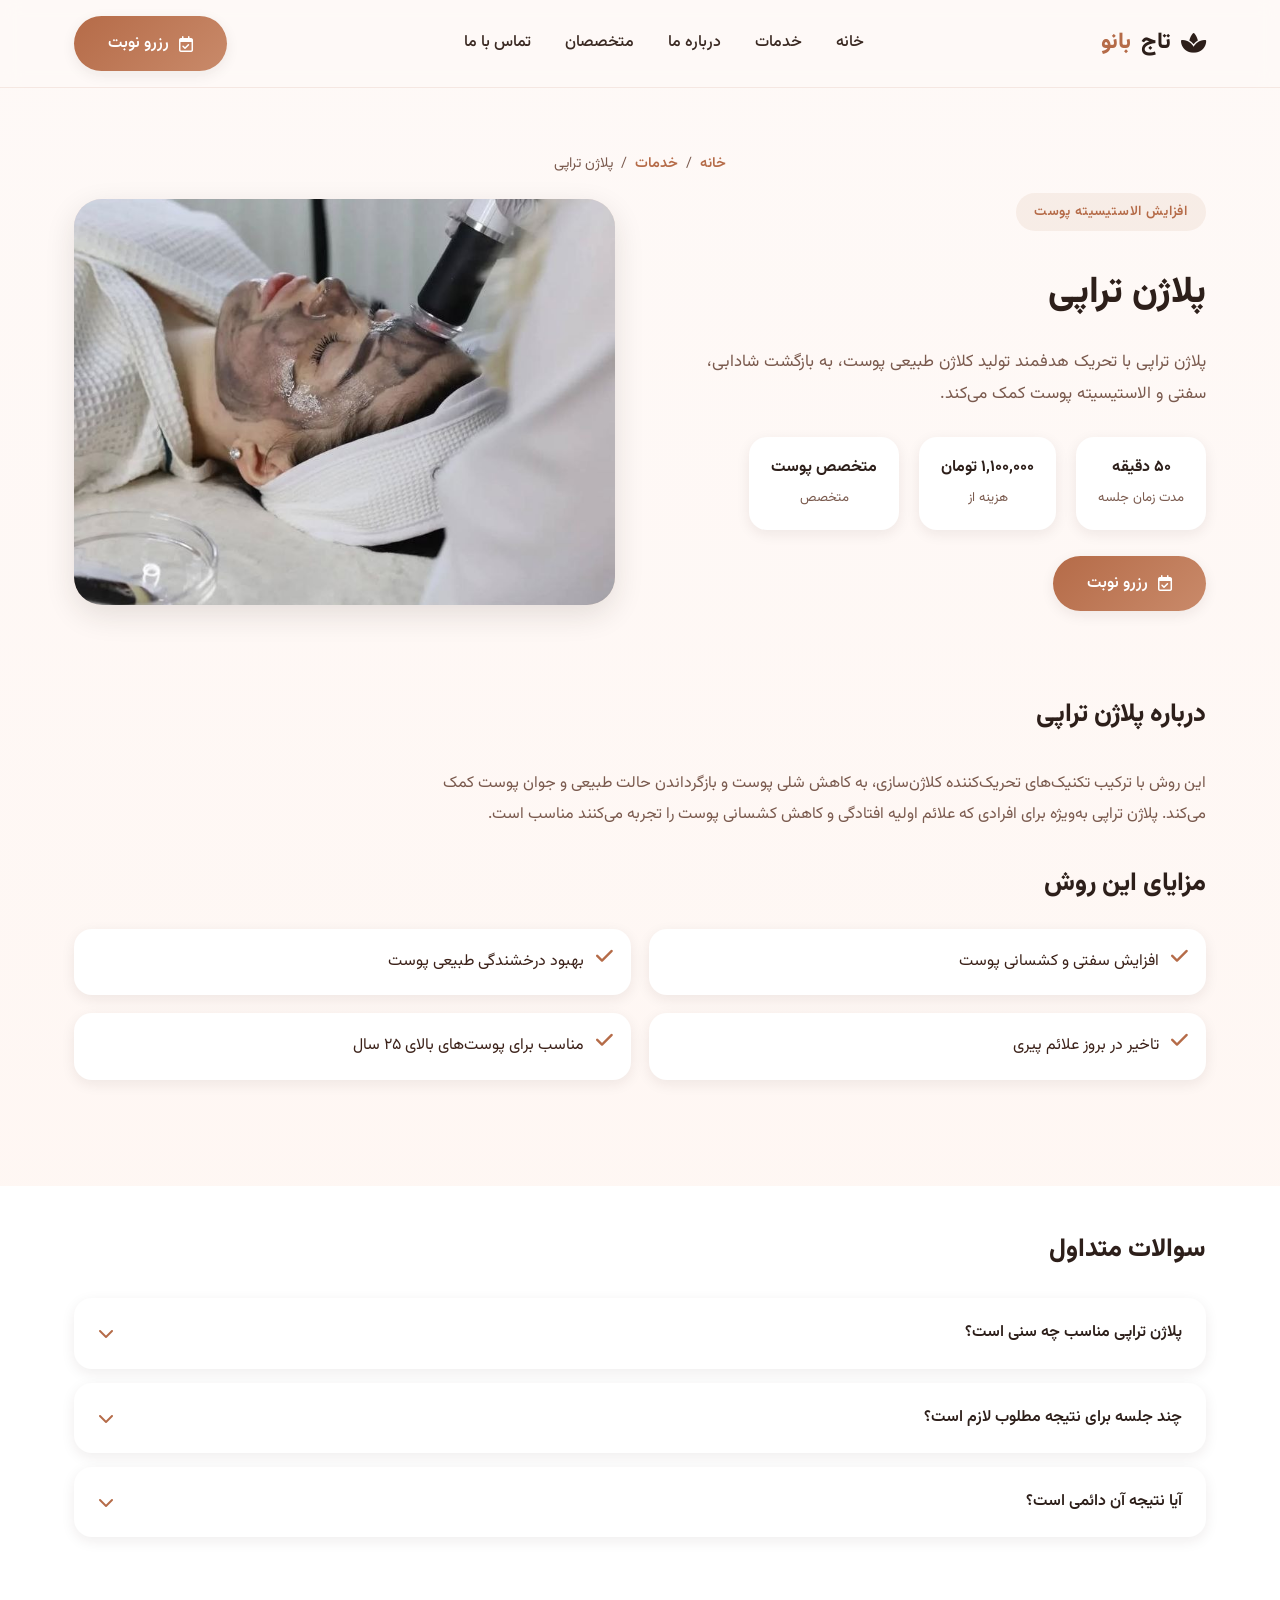
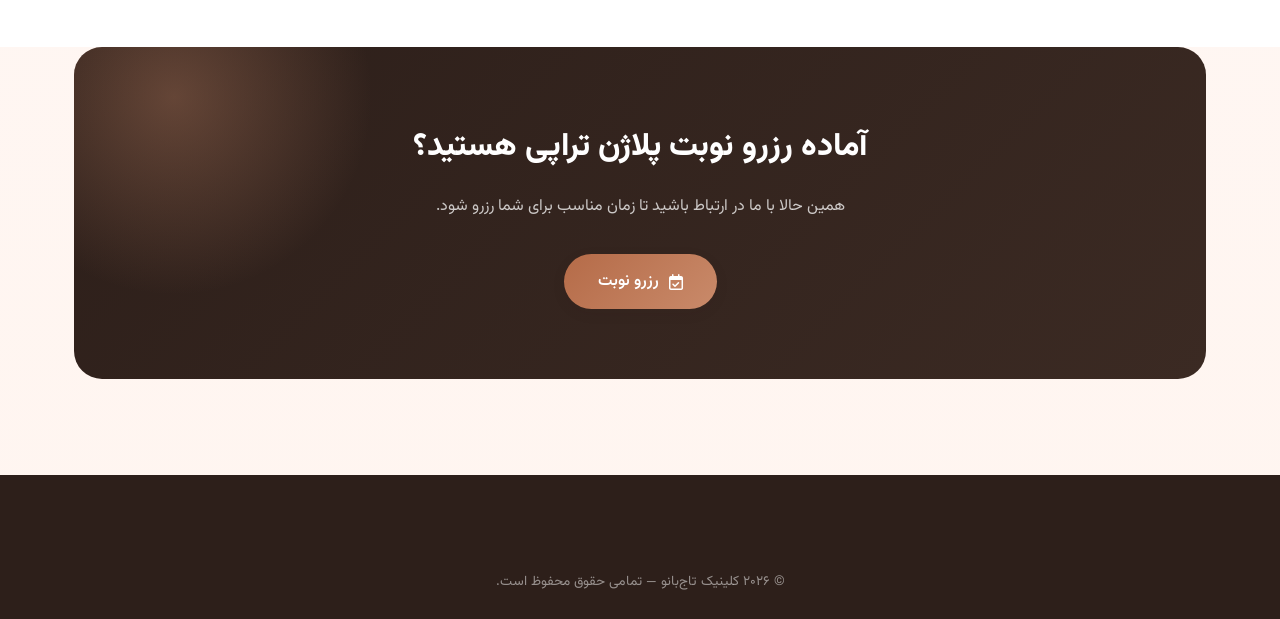
<file: services/plagen.html>
<!DOCTYPE html>
<html lang="fa" dir="rtl">
<head>
<meta charset="UTF-8">
<meta name="viewport" content="width=device-width, initial-scale=1.0">
<title>پلاژن تراپی | کلینیک تاج‌بانو</title>
<link rel="stylesheet" href="../style.css">
<link rel="stylesheet" href="https://cdnjs.cloudflare.com/ajax/libs/font-awesome/6.5.1/css/all.min.css">
</head>
<body>

<header class="navbar">
  <div class="nav-inner">
    <a href="../index.html" class="logo"><i class="fa-solid fa-spa"></i> تاج<span>بانو</span></a>
    <nav class="nav-links" id="navLinks">
      <a href="../index.html#home">خانه</a>
      <a href="../services.html">خدمات</a>
      <a href="../index.html#about">درباره ما</a>
      <a href="../index.html#doctors">متخصصان</a>
      <a href="../index.html#contact">تماس با ما</a>
    </nav>
    <div class="nav-cta">
      <button class="btn btn-primary" onclick="openModal()"><i class="fa-regular fa-calendar-check"></i> رزرو نوبت</button>
    </div>
    <button class="hamburger" id="hamburgerBtn" aria-label="منو"><span></span><span></span><span></span></button>
  </div>
</header>

<section class="service-hero">
  <div class="container">
    <div class="breadcrumb"><a href="../index.html">خانه</a> / <a href="../services.html">خدمات</a> / <span>پلاژن تراپی</span></div>
    <div class="service-hero-inner">
      <div>
        <span class="eyebrow">افزایش الاستیسیته پوست</span>
        <h1 style="font-size:2.3rem;font-weight:800;color:var(--clr-dark);margin:14px 0 18px;">پلاژن تراپی</h1>
        <p style="color:var(--clr-text-light);font-size:1.05rem;">پلاژن تراپی با تحریک هدفمند تولید کلاژن طبیعی پوست، به بازگشت شادابی، سفتی و الاستیسیته پوست کمک می‌کند.</p>
        <div class="info-strip">
          <div><b>۵۰ دقیقه</b><span>مدت زمان جلسه</span></div>
          <div><b>۱,۱۰۰,۰۰۰ تومان</b><span>هزینه از</span></div>
          <div><b>متخصص پوست</b><span>متخصص</span></div>
        </div>
        <button class="btn btn-primary" onclick="openModal()"><i class="fa-regular fa-calendar-check"></i> رزرو نوبت</button>
      </div>
      <div class="service-hero-img">
        <img src="../image/pelazhen.jpg" alt="پلاژن تراپی" onerror="this.style.display='none'">
      </div>
    </div>
  </div>
</section>

<section class="section" style="padding-top:20px;">
  <div class="container">
    <div class="section-head" style="text-align:right;margin:0 0 30px;max-width:100%;">
      <h2 style="font-size:1.6rem;">درباره پلاژن تراپی</h2>
    </div>
    <p style="color:var(--clr-text-light);max-width:800px;margin-bottom:30px;">این روش با ترکیب تکنیک‌های تحریک‌کننده کلاژن‌سازی، به کاهش شلی پوست و بازگرداندن حالت طبیعی و جوان پوست کمک می‌کند. پلاژن تراپی به‌ویژه برای افرادی که علائم اولیه افتادگی و کاهش کشسانی پوست را تجربه می‌کنند مناسب است.</p>

    <div class="section-head" style="text-align:right;margin:0 0 20px;max-width:100%;">
      <h2 style="font-size:1.6rem;">مزایای این روش</h2>
    </div>
    <div class="benefits-grid">
      <div class="benefit-item"><i class="fa-solid fa-check"></i><span>افزایش سفتی و کشسانی پوست</span></div>
      <div class="benefit-item"><i class="fa-solid fa-check"></i><span>بهبود درخشندگی طبیعی پوست</span></div>
      <div class="benefit-item"><i class="fa-solid fa-check"></i><span>تاخیر در بروز علائم پیری</span></div>
      <div class="benefit-item"><i class="fa-solid fa-check"></i><span>مناسب برای پوست‌های بالای ۲۵ سال</span></div>
    </div>
  </div>
</section>

<section class="section" style="background:#fff;padding-top:40px;">
  <div class="container">
    <div class="section-head" style="text-align:right;margin:0 0 24px;max-width:100%;">
      <h2 style="font-size:1.6rem;">سوالات متداول</h2>
    </div>
    <div class="faq-item">
      <div class="faq-q">پلاژن تراپی مناسب چه سنی است؟ <i class="fa-solid fa-chevron-down"></i></div>
      <div class="faq-a"><p>معمولا برای افراد بالای ۲۵ سال که نشانه‌های اولیه افت کشسانی پوست را دارند توصیه می‌شود.</p></div>
    </div>
    <div class="faq-item">
      <div class="faq-q">چند جلسه برای نتیجه مطلوب لازم است؟ <i class="fa-solid fa-chevron-down"></i></div>
      <div class="faq-a"><p>بسته به وضعیت پوست، بین ۴ تا ۸ جلسه با فاصله مشخص توسط متخصص تعیین می‌شود.</p></div>
    </div>
    <div class="faq-item">
      <div class="faq-q">آیا نتیجه آن دائمی است؟ <i class="fa-solid fa-chevron-down"></i></div>
      <div class="faq-a"><p>نتیجه به مرور زمان کاهش می‌یابد و جلسات نگه‌دارنده دوره‌ای توصیه می‌شود.</p></div>
    </div>
  </div>
</section>

<section class="section" style="padding-top:0;">
  <div class="container">
    <div class="booking-section">
      <h2>آماده رزرو نوبت پلاژن تراپی هستید؟</h2>
      <p>همین حالا با ما در ارتباط باشید تا زمان مناسب برای شما رزرو شود.</p>
      <button class="btn btn-primary" onclick="openModal()"><i class="fa-regular fa-calendar-check"></i> رزرو نوبت</button>
    </div>
  </div>
</section>

<footer class="footer">
  <div class="container">
    <div class="footer-bottom">© ۲۰۲۶ کلینیک تاج‌بانو — تمامی حقوق محفوظ است.</div>
  </div>
</footer>

<div class="modal-overlay" id="bookingModal">
  <div class="modal-box">
    <button class="modal-close" onclick="closeModal()"><i class="fa-solid fa-xmark"></i></button>
    <h3>رزرو نوبت</h3>
    <p>روش ارتباطی مورد نظر خود را انتخاب کنید</p>
    <div class="modal-options">
      <a href="https://instagram.com/fatemeh_mahdavi.skin" target="_blank" class="modal-option opt-instagram"><i class="fa-brands fa-instagram"></i><span>اینستاگرام</span></a>
      <a href="https://t.me/tajbanu_clinic" target="_blank" class="modal-option opt-telegram"><i class="fa-brands fa-telegram"></i><span>تلگرام</span></a>
      <a href="https://wa.me/989013272415" target="_blank" class="modal-option opt-whatsapp"><i class="fa-brands fa-whatsapp"></i><span>واتساپ</span></a>
      <a href="https://rubika.ir/facial_fmskin" target="_blank" class="modal-option opt-rubika"><i class="fa-solid fa-comment-dots"></i><span>روبیکا</span></a>
    </div>
  </div>
</div>

<script>
function openModal(){ document.getElementById('bookingModal').classList.add('active'); }
function closeModal(){ document.getElementById('bookingModal').classList.remove('active'); }
document.getElementById('bookingModal').addEventListener('click', function(e){ if(e.target === this) closeModal(); });
const hamburgerBtn = document.getElementById('hamburgerBtn');
const navLinks = document.getElementById('navLinks');
hamburgerBtn.addEventListener('click', function(){ navLinks.classList.toggle('mobile-open'); });
navLinks.querySelectorAll('a').forEach(a => a.addEventListener('click', () => navLinks.classList.remove('mobile-open')));
document.querySelectorAll('.faq-item').forEach(item=>{
  item.querySelector('.faq-q').addEventListener('click', ()=> item.classList.toggle('open'));
});
</script>
</body>
</html>
</file>
<file: style.css>
/* ===================================================================
   کلینیک تاج‌بانو — استایل اصلی سایت
   =================================================================== */

@import url('https://fonts.googleapis.com/css2?family=Vazirmatn:wght@300;400;500;600;700;800&display=swap');

:root{
  --clr-primary: #b56b48;
  --clr-primary-light: #c98a6a;
  --clr-bg-1: #fef9f7;
  --clr-bg-2: #fff5f0;
  --clr-dark: #2d1f1a;
  --clr-dark-2: #3b2a23;
  --clr-text: #3b2119;
  --clr-text-light: #7a5a4e;
  --clr-white: #ffffff;
  --shadow-sm: 0 4px 14px rgba(45,31,26,0.08);
  --shadow-md: 0 10px 30px rgba(45,31,26,0.12);
  --shadow-lg: 0 20px 50px rgba(45,31,26,0.18);
  --radius-sm: 10px;
  --radius-md: 18px;
  --radius-lg: 28px;
  --container: 1180px;
  --transition: all .35s cubic-bezier(.25,.8,.25,1);
}

*,*::before,*::after{ box-sizing:border-box; margin:0; padding:0; }

html{ scroll-behavior:smooth; }

body{
  font-family:'Vazirmatn', Tahoma, sans-serif;
  direction: rtl;
  background: linear-gradient(180deg, var(--clr-bg-1), var(--clr-bg-2));
  color: var(--clr-text);
  line-height: 1.9;
  overflow-x:hidden;
}

img{ max-width:100%; display:block; }
a{ color:inherit; text-decoration:none !important; }
ul{ list-style:none; }
button{ font-family:inherit; cursor:pointer; border:none; background:none; }

.container{ max-width:var(--container); margin:0 auto; padding:0 24px; }

.section{ padding:96px 0; }
.section-head{ text-align:center; max-width:640px; margin:0 auto 56px; }
.eyebrow{
  display:inline-block; font-size:.85rem; font-weight:600; letter-spacing:.06em;
  color:var(--clr-primary); background:rgba(181,107,72,.09);
  padding:6px 18px; border-radius:999px; margin-bottom:14px;
}
.section-head h2{ font-size:2.3rem; font-weight:800; color:var(--clr-dark); margin-bottom:14px; }
.section-head p{ color:var(--clr-text-light); font-size:1.05rem; }

.btn{
  display:inline-flex; align-items:center; gap:10px; justify-content:center;
  padding:15px 34px; border-radius:999px; font-weight:600; font-size:1rem;
  transition:var(--transition); cursor:pointer;
}
.btn-primary{
  background:linear-gradient(135deg, var(--clr-primary), var(--clr-primary-light));
  color:#fff; box-shadow:var(--shadow-sm);
}
.btn-primary:hover{ transform:translateY(-3px); box-shadow:var(--shadow-md); }
.btn-outline{
  border:1.5px solid var(--clr-primary); color:var(--clr-primary); background:transparent;
}
.btn-outline:hover{ background:var(--clr-primary); color:#fff; }

/* ---------------- NAVBAR ---------------- */
.navbar{
  position:fixed; top:0; inset-inline:0; z-index:1000;
  background:rgba(254,249,247,.85); backdrop-filter:blur(10px);
  border-bottom:1px solid rgba(181,107,72,.12);
}
.nav-inner{
  display:flex; align-items:center; justify-content:space-between;
  padding:16px 24px; max-width:var(--container); margin:0 auto;
}
.logo{ font-size:1.4rem; font-weight:800; color:var(--clr-dark); display:flex; align-items:center; gap:10px; }
.logo span{ color:var(--clr-primary); }
.nav-links{ display:flex; gap:34px; align-items:center; }
.nav-links a{
  font-weight:500; color:var(--clr-dark-2); position:relative; padding:4px 0;
}
.nav-links a::after{
  content:''; position:absolute; bottom:-3px; right:0; width:0; height:2px;
  background:var(--clr-primary); transition:var(--transition);
}
.nav-links a:hover::after{ width:100%; }
.nav-cta{ display:flex; align-items:center; gap:18px; }
.hamburger{ display:none; flex-direction:column; gap:5px; }
.hamburger span{ width:26px; height:2px; background:var(--clr-dark); border-radius:2px; }

/* ---------------- HERO ---------------- */
.hero{
  position:relative; min-height:100vh; display:flex; align-items:center;
  padding-top:120px; overflow:hidden;
}
.hero-glow{
  position:absolute; inset-inline-end:-10%; top:10%; width:520px; height:520px; border-radius:50%;
  background:radial-gradient(circle, rgba(201,138,106,.35), transparent 70%);
  filter:blur(10px); z-index:0;
}
.hero-inner{
  position:relative; z-index:1; display:grid; grid-template-columns:1.1fr .9fr; gap:60px; align-items:center;
  max-width:var(--container); margin:0 auto; padding:0 24px;
}
.hero-text .eyebrow{ margin-bottom:20px; }
.hero-text h1{ font-size:3.2rem; font-weight:800; color:var(--clr-dark); line-height:1.35; margin-bottom:22px; }
.hero-text h1 em{ font-style:normal; color:var(--clr-primary); }
.hero-text p{ color:var(--clr-text-light); font-size:1.1rem; max-width:500px; margin-bottom:34px; }
.hero-actions{ display:flex; gap:16px; flex-wrap:wrap; }
.hero-visual{
  position:relative; aspect-ratio:4/5; border-radius:var(--radius-lg);
  background:linear-gradient(160deg, var(--clr-primary-light), var(--clr-primary));
  box-shadow:var(--shadow-lg); overflow:hidden;
}
.hero-visual img{ width:100%; height:100%; object-fit:cover; mix-blend-mode:normal; }
.hero-stat{
  position:absolute; bottom:24px; right:24px; left:24px;
  background:rgba(255,255,255,.92); backdrop-filter:blur(6px);
  border-radius:var(--radius-md); padding:18px 22px; box-shadow:var(--shadow-md);
  display:flex; gap:16px; align-items:center;
}
.hero-stat i{ font-size:1.6rem; color:var(--clr-primary); }
.hero-stat b{ display:block; color:var(--clr-dark); font-size:1rem; }
.hero-stat span{ font-size:.85rem; color:var(--clr-text-light); }

/* ---------------- SERVICES ---------------- */
.services-grid{
  display:grid; grid-template-columns:repeat(3,1fr); gap:30px;
}
.service-card{
  background:#fff; border-radius:var(--radius-md); padding:38px 30px;
  box-shadow:var(--shadow-sm); transition:var(--transition); position:relative;
  border:1px solid rgba(181,107,72,.08);
}
.service-card:hover{ transform:translateY(-8px); box-shadow:var(--shadow-md); border-color:transparent; }
.service-icon{
  width:64px; height:64px; border-radius:18px; display:flex; align-items:center; justify-content:center;
  background:linear-gradient(135deg, rgba(181,107,72,.12), rgba(201,138,106,.2));
  color:var(--clr-primary); font-size:1.6rem; margin-bottom:22px; transition:var(--transition);
}
.service-card:hover .service-icon{ background:linear-gradient(135deg, var(--clr-primary), var(--clr-primary-light)); color:#fff; }
.service-card h3{ font-size:1.25rem; font-weight:700; color:var(--clr-dark); margin-bottom:12px; }
.service-card p{ color:var(--clr-text-light); font-size:.95rem; margin-bottom:18px; }
.service-link{ color:var(--clr-primary); font-weight:600; font-size:.92rem; display:inline-flex; align-items:center; gap:6px; }

/* ---------------- ABOUT ---------------- */
.about-inner{ display:grid; grid-template-columns:.85fr 1.15fr; gap:64px; align-items:center; }
.about-img{ position:relative; border-radius:var(--radius-lg); overflow:hidden; box-shadow:var(--shadow-lg); aspect-ratio:3/4; }
.about-img img{ width:100%; height:100%; object-fit:cover; }
.about-features{ display:grid; grid-template-columns:1fr 1fr; gap:22px; margin-top:30px; }
.feature-item{ display:flex; gap:14px; align-items:flex-start; }
.feature-item i{
  width:42px; height:42px; min-width:42px; border-radius:12px; background:rgba(181,107,72,.1);
  color:var(--clr-primary); display:flex; align-items:center; justify-content:center;
}
.feature-item b{ display:block; color:var(--clr-dark); font-size:.95rem; margin-bottom:2px; }
.feature-item span{ font-size:.85rem; color:var(--clr-text-light); }

/* ---------------- DOCTORS ---------------- */
.doctors-grid{ display:grid; grid-template-columns:repeat(3,1fr); gap:30px; }
.doctor-card{
  background:#fff; border-radius:var(--radius-md); overflow:hidden; box-shadow:var(--shadow-sm);
  transition:var(--transition); text-align:center;
}
.doctor-card:hover{ box-shadow:var(--shadow-md); transform:translateY(-6px); }
.doctor-photo{ aspect-ratio:1/1; background:linear-gradient(160deg, rgba(181,107,72,.15), rgba(201,138,106,.25)); display:flex; align-items:center; justify-content:center; }
.doctor-photo img{ width:100%; height:100%; object-fit:cover; }
.doctor-photo i{ font-size:3rem; color:var(--clr-primary); opacity:.5; }
.doctor-info{ padding:24px; }
.doctor-info h4{ color:var(--clr-dark); font-size:1.1rem; margin-bottom:4px; }
.doctor-info span{ color:var(--clr-primary); font-size:.88rem; font-weight:600; }
.doctor-empty{ display:flex; align-items:center; justify-content:center; flex-direction:column; gap:10px; color:var(--clr-text-light); font-size:.9rem; }

/* ---------------- TESTIMONIALS ---------------- */
.testimonials-empty{
  text-align:center; background:#fff; border-radius:var(--radius-lg); padding:70px 30px;
  box-shadow:var(--shadow-sm); border:1.5px dashed rgba(181,107,72,.3);
}
.testimonials-empty i{ font-size:2.6rem; color:var(--clr-primary); margin-bottom:20px; }
.testimonials-empty h3{ color:var(--clr-dark); font-size:1.4rem; margin-bottom:10px; }
.testimonials-empty p{ color:var(--clr-text-light); }

/* ---------------- BOOKING ---------------- */
.booking-section{
  background:linear-gradient(135deg, var(--clr-dark), var(--clr-dark-2));
  border-radius:var(--radius-lg); padding:70px 40px; text-align:center; color:#fff;
  margin:0 24px; max-width:calc(var(--container) - 48px); margin-inline:auto;
  position:relative; overflow:hidden;
}
.booking-section::before{
  content:''; position:absolute; width:400px; height:400px; border-radius:50%;
  background:radial-gradient(circle, rgba(201,138,106,.35), transparent 70%);
  top:-150px; left:-100px;
}
.booking-section h2{ font-size:2rem; font-weight:800; margin-bottom:14px; position:relative; }
.booking-section p{ color:rgba(255,255,255,.75); max-width:520px; margin:0 auto 32px; position:relative; }
.booking-section .btn-primary{ position:relative; }

/* ---------------- CONTACT ---------------- */
.contact-inner{ display:grid; grid-template-columns:1fr 1fr; gap:50px; align-items:stretch; }
.contact-info{ display:flex; flex-direction:column; gap:22px; }
.contact-item{ display:flex; gap:16px; align-items:flex-start; background:#fff; padding:22px; border-radius:var(--radius-md); box-shadow:var(--shadow-sm); }
.contact-item i{ width:46px; height:46px; min-width:46px; border-radius:12px; background:rgba(181,107,72,.1); color:var(--clr-primary); display:flex; align-items:center; justify-content:center; font-size:1.1rem; }
.contact-item b{ display:block; color:var(--clr-dark); margin-bottom:3px; }
.contact-item span{ color:var(--clr-text-light); font-size:.92rem; }
.map-frame{ border-radius:var(--radius-md); overflow:hidden; box-shadow:var(--shadow-sm); min-height:280px; }
.map-frame iframe{ width:100%; height:100%; min-height:280px; border:0; }

/* ---------------- FOOTER ---------------- */
.footer{ background:var(--clr-dark); color:rgba(255,255,255,.75); padding-top:70px; }
.footer-grid{ display:grid; grid-template-columns:1.4fr 1fr 1fr 1.2fr; gap:40px; padding-bottom:50px; border-bottom:1px solid rgba(255,255,255,.08); }
.footer-brand .logo{ color:#fff; margin-bottom:14px; }
.footer-brand p{ font-size:.9rem; line-height:1.9; }
.footer-social{ display:flex; gap:12px; margin-top:20px; }
.footer-social a{ width:38px; height:38px; border-radius:10px; background:rgba(255,255,255,.08); display:flex; align-items:center; justify-content:center; transition:var(--transition); }
.footer-social a:hover{ background:var(--clr-primary); }
.footer h5{ color:#fff; font-size:1rem; margin-bottom:18px; }
.footer ul li{ margin-bottom:10px; font-size:.92rem; }
.footer ul li a:hover{ color:var(--clr-primary-light); }
.newsletter-form{ display:flex; gap:8px; margin-top:6px; }
.newsletter-form input{
  flex:1; padding:12px 16px; border-radius:999px; border:1px solid rgba(255,255,255,.15);
  background:rgba(255,255,255,.06); color:#fff; font-family:inherit;
}
.newsletter-form button{
  width:44px; height:44px; min-width:44px; border-radius:50%; background:var(--clr-primary); color:#fff; display:flex; align-items:center; justify-content:center;
}
.footer-bottom{ text-align:center; padding:24px 0; font-size:.85rem; color:rgba(255,255,255,.5); }

/* ---------------- MODAL ---------------- */
.modal-overlay{
  position:fixed; inset:0; background:rgba(45,31,26,.55); backdrop-filter:blur(4px);
  display:flex; align-items:center; justify-content:center; z-index:2000;
  opacity:0; pointer-events:none; transition:var(--transition);
}
.modal-overlay.active{ opacity:1; pointer-events:auto; }
.modal-box{
  background:#fff; border-radius:var(--radius-lg); padding:40px; max-width:420px; width:90%;
  text-align:center; box-shadow:var(--shadow-lg); transform:scale(.9); transition:var(--transition);
}
.modal-overlay.active .modal-box{ transform:scale(1); }
.modal-box h3{ color:var(--clr-dark); font-size:1.3rem; margin-bottom:6px; }
.modal-box > p{ color:var(--clr-text-light); font-size:.92rem; margin-bottom:28px; }
.modal-close{ position:absolute; top:18px; left:18px; width:34px; height:34px; border-radius:50%; background:rgba(181,107,72,.1); color:var(--clr-primary); display:flex; align-items:center; justify-content:center; }
.modal-options{ display:grid; grid-template-columns:1fr 1fr; gap:14px; position:relative; }
.modal-option{
  display:flex; flex-direction:column; align-items:center; gap:10px; padding:22px 12px;
  border-radius:var(--radius-md); border:1.5px solid rgba(181,107,72,.15); transition:var(--transition);
}
.modal-option i{ font-size:1.8rem; }
.modal-option span{ font-size:.88rem; font-weight:600; color:var(--clr-dark); }
.modal-option:hover{ border-color:var(--clr-primary); background:rgba(181,107,72,.05); transform:translateY(-3px); }
.opt-instagram i{ color:#d6249f; } .opt-telegram i{ color:#2AABEE; } .opt-whatsapp i{ color:#25D366; } .opt-rubika i{ color:var(--clr-primary); }

/* ---------------- SERVICES PAGE ---------------- */
.page-header{
  padding:150px 0 70px; text-align:center;
  background:linear-gradient(160deg, rgba(181,107,72,.08), rgba(201,138,106,.03));
}
.breadcrumb{ display:flex; justify-content:center; gap:8px; color:var(--clr-text-light); font-size:.9rem; margin-bottom:16px; }
.breadcrumb a{ color:var(--clr-primary); font-weight:600; }
.page-header h1{ font-size:2.4rem; font-weight:800; color:var(--clr-dark); }

.service-full{
  display:grid; grid-template-columns:1fr; gap:24px; background:#fff; border-radius:var(--radius-lg);
  box-shadow:var(--shadow-sm); padding:34px; margin-bottom:30px;
}
.service-full-top{ display:grid; grid-template-columns:.9fr 1.1fr; gap:34px; align-items:center; }
.service-full-img{ border-radius:var(--radius-md); aspect-ratio:4/3; overflow:hidden; background:linear-gradient(160deg, rgba(181,107,72,.15), rgba(201,138,106,.25)); }
.service-full-img img{ width:100%; height:100%; object-fit:cover; }
.service-tags{ display:flex; gap:10px; flex-wrap:wrap; margin:16px 0 20px; }
.service-tags span{ background:rgba(181,107,72,.08); color:var(--clr-primary); padding:6px 16px; border-radius:999px; font-size:.85rem; font-weight:600; }
.service-full h3{ color:var(--clr-dark); font-size:1.4rem; margin-bottom:6px; }
.service-full-list{ display:grid; grid-template-columns:1fr 1fr; gap:12px; }
.service-full-list li{ display:flex; gap:10px; color:var(--clr-text-light); font-size:.94rem; }
.service-full-list li i{ color:var(--clr-primary); margin-top:4px; }
.price-tag{ font-weight:700; color:var(--clr-primary); font-size:1.1rem; }

/* ---------------- SERVICE INNER PAGE ---------------- */
.service-hero{ padding:150px 0 60px; }
.service-hero-inner{ display:grid; grid-template-columns:1fr 1fr; gap:50px; align-items:center; }
.service-hero-img{ border-radius:var(--radius-lg); overflow:hidden; box-shadow:var(--shadow-md); aspect-ratio:4/3; background:linear-gradient(160deg, rgba(181,107,72,.18), rgba(201,138,106,.3)); }
.service-hero-img img{ width:100%; height:100%; object-fit:cover; }
.info-strip{ display:flex; gap:20px; flex-wrap:wrap; margin:26px 0; }
.info-strip div{ background:#fff; padding:16px 22px; border-radius:var(--radius-md); box-shadow:var(--shadow-sm); text-align:center; }
.info-strip b{ display:block; color:var(--clr-dark); }
.info-strip span{ font-size:.82rem; color:var(--clr-text-light); }
.benefits-grid{ display:grid; grid-template-columns:1fr 1fr; gap:18px; margin:20px 0 10px; }
.benefit-item{ display:flex; gap:12px; background:#fff; padding:18px; border-radius:var(--radius-md); box-shadow:var(--shadow-sm); }
.benefit-item i{ color:var(--clr-primary); font-size:1.2rem; }
.faq-item{ background:#fff; border-radius:var(--radius-md); box-shadow:var(--shadow-sm); margin-bottom:14px; overflow:hidden; }
.faq-q{ display:flex; justify-content:space-between; align-items:center; padding:20px 24px; cursor:pointer; font-weight:600; color:var(--clr-dark); }
.faq-a{ max-height:0; overflow:hidden; transition:var(--transition); padding:0 24px; color:var(--clr-text-light); }
.faq-item.open .faq-a{ max-height:200px; padding-bottom:20px; }
.faq-item.open .faq-q i{ transform:rotate(180deg); }
.faq-q i{ transition:var(--transition); color:var(--clr-primary); }

/* ---------------- RESPONSIVE ---------------- */
@media(max-width:980px){
  .hero-inner, .about-inner, .contact-inner, .service-full-top, .service-hero-inner{ grid-template-columns:1fr; }
  .services-grid, .doctors-grid{ grid-template-columns:repeat(2,1fr); }
  .footer-grid{ grid-template-columns:1fr 1fr; }
  .hero-text h1{ font-size:2.4rem; }
}
@media(max-width:720px){
  .nav-links, .nav-cta .btn{ display:none; }
  .hamburger{ display:flex; }
  .services-grid, .doctors-grid, .about-features, .service-full-list, .benefits-grid{ grid-template-columns:1fr; }
  .modal-options{ grid-template-columns:1fr 1fr; }
  .footer-grid{ grid-template-columns:1fr; text-align:center; }
  .footer-social{ justify-content:center; }
  .contact-item{ text-align:right; }
  .section{ padding:64px 0; }
  .page-header{ padding:130px 0 50px; }
  .hero{ padding-top:100px; }
}

/* mobile nav drawer */
.nav-links.mobile-open{
  display:flex; position:absolute; top:100%; right:0; left:0; background:#fff;
  flex-direction:column; padding:20px 24px; gap:18px; box-shadow:var(--shadow-md);
}
</file>
